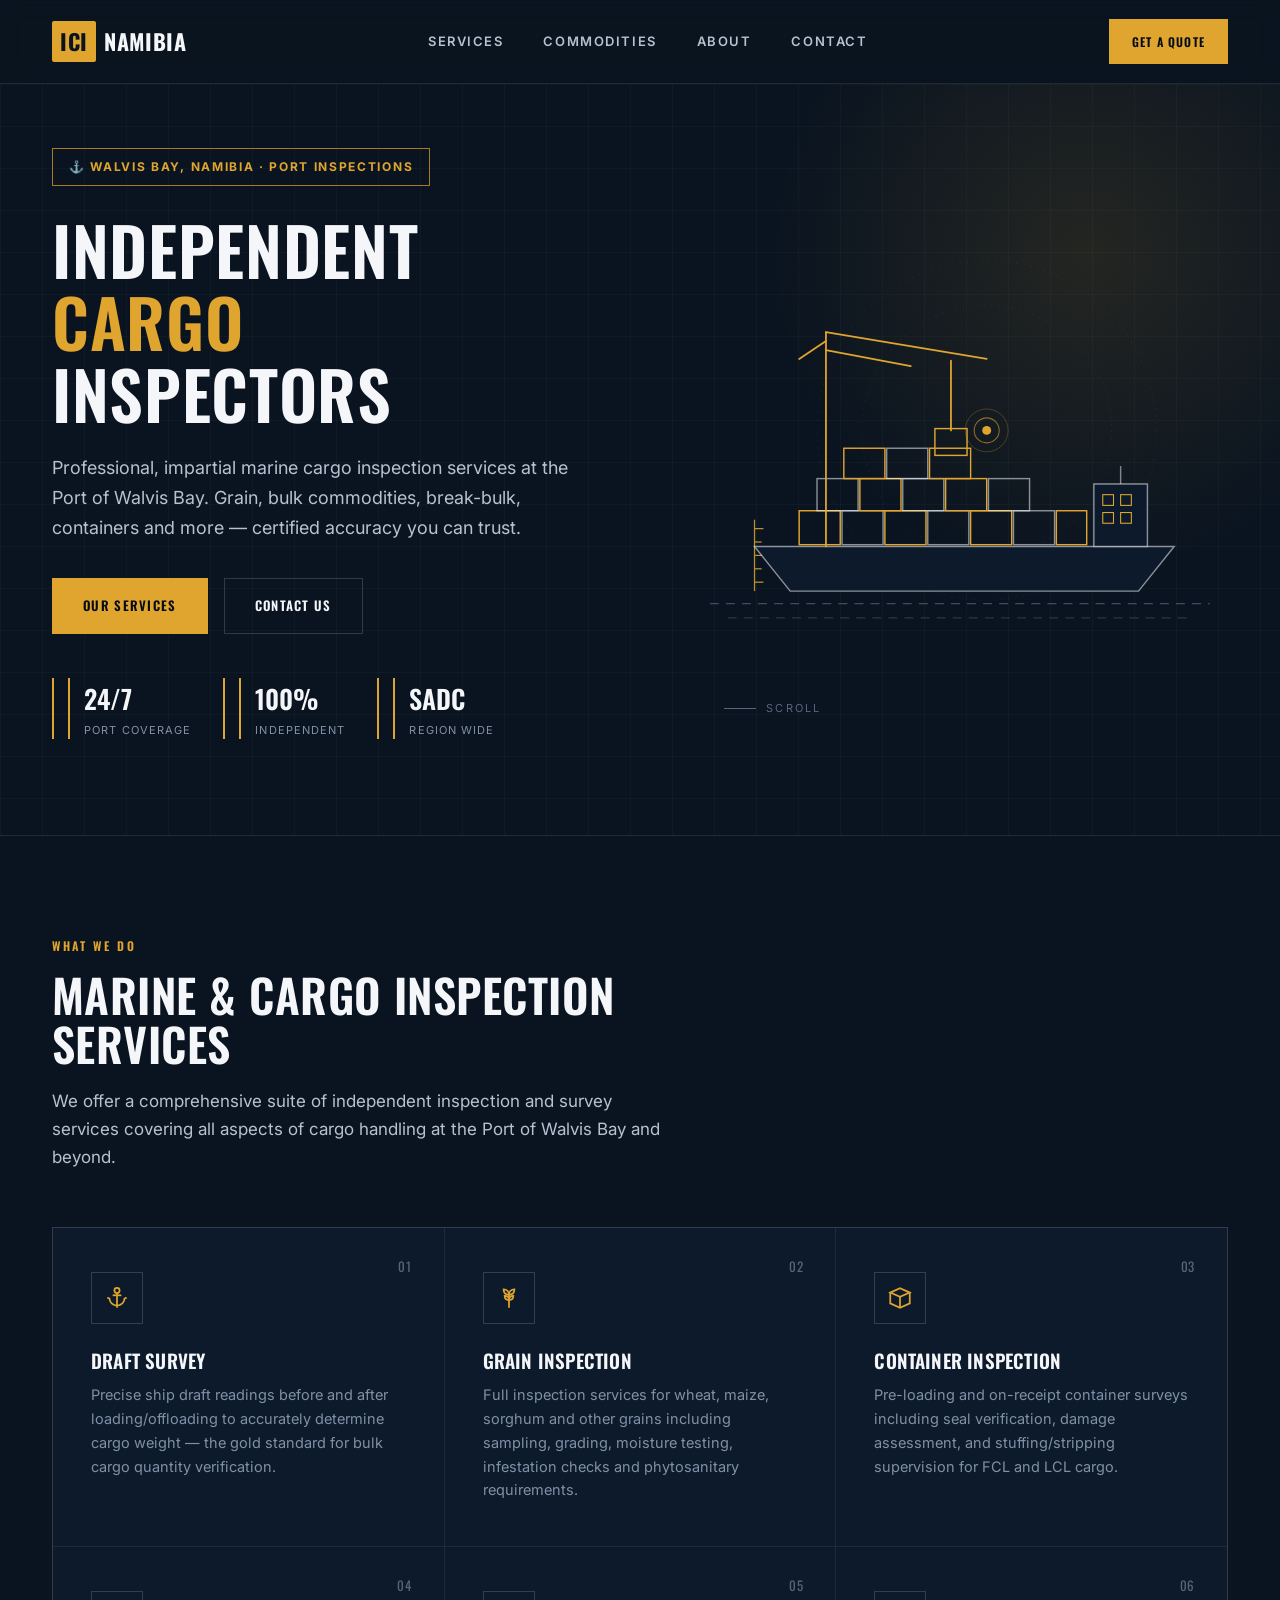
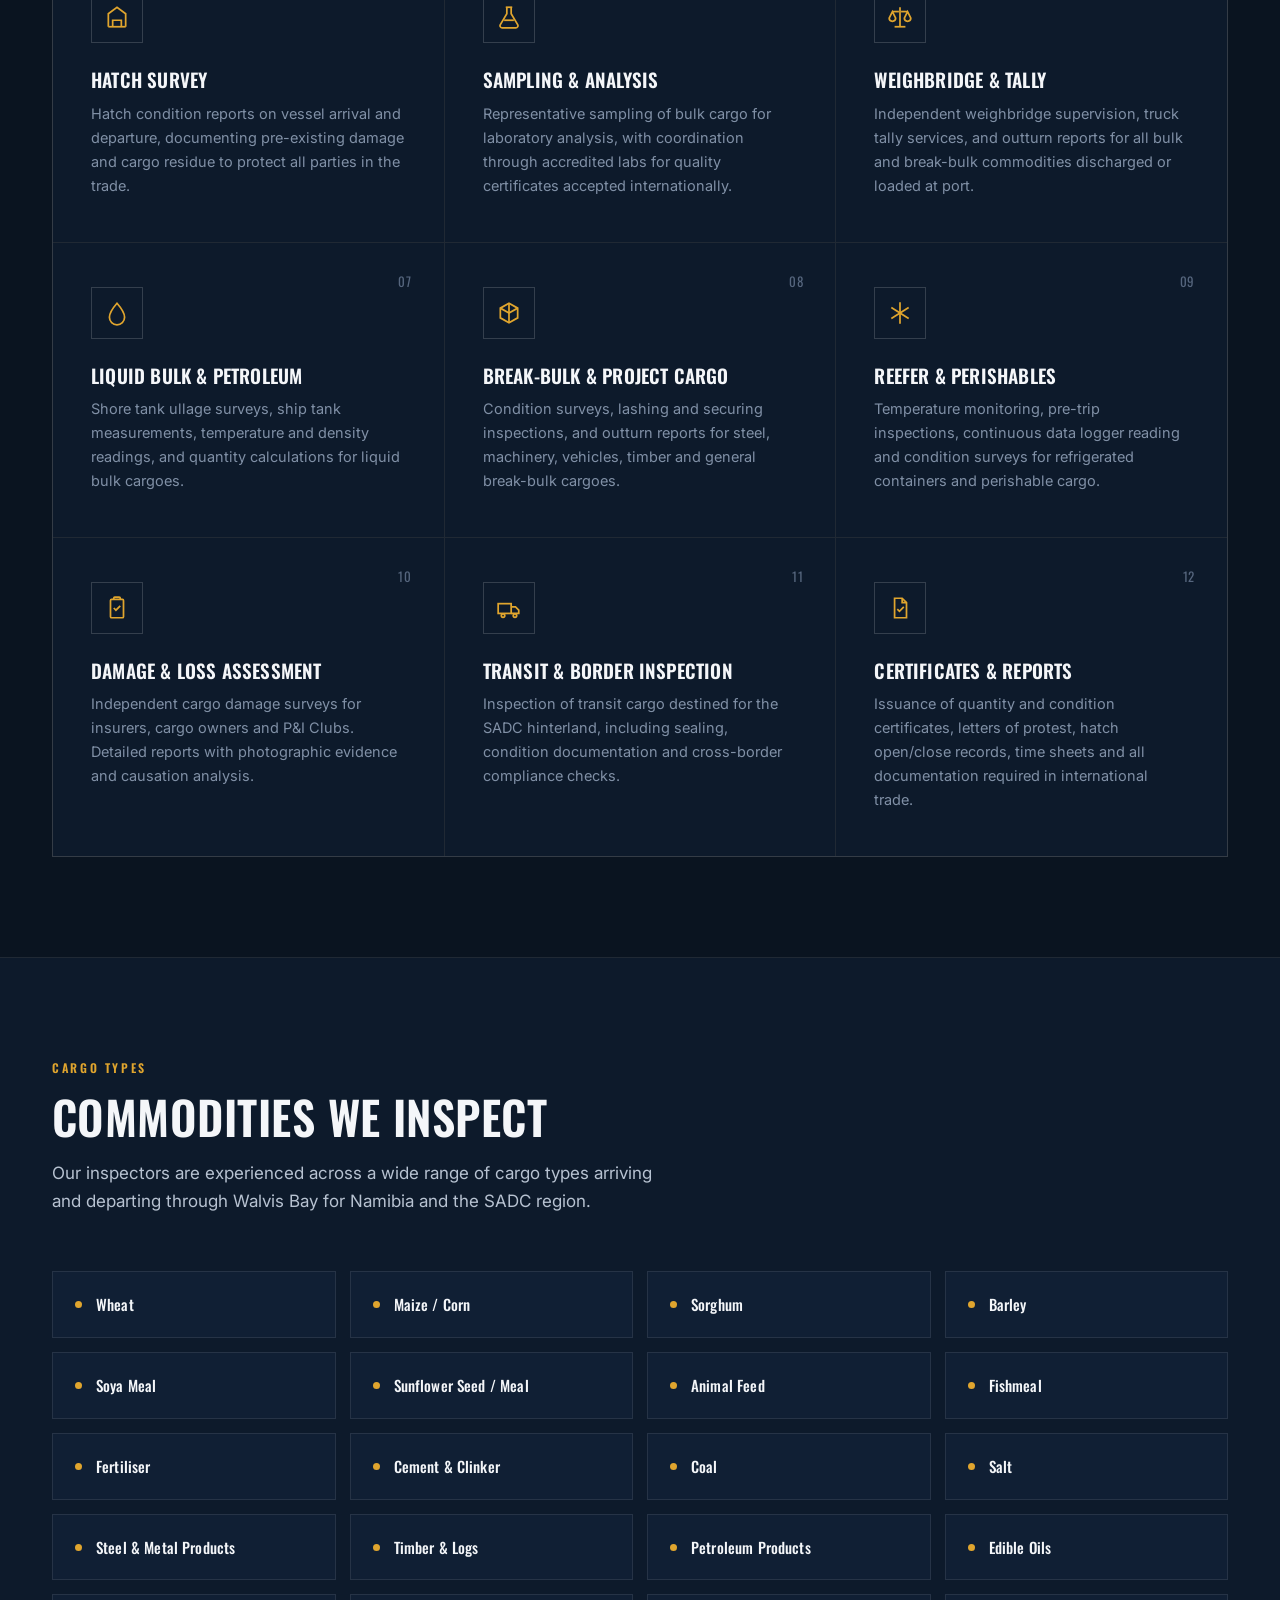
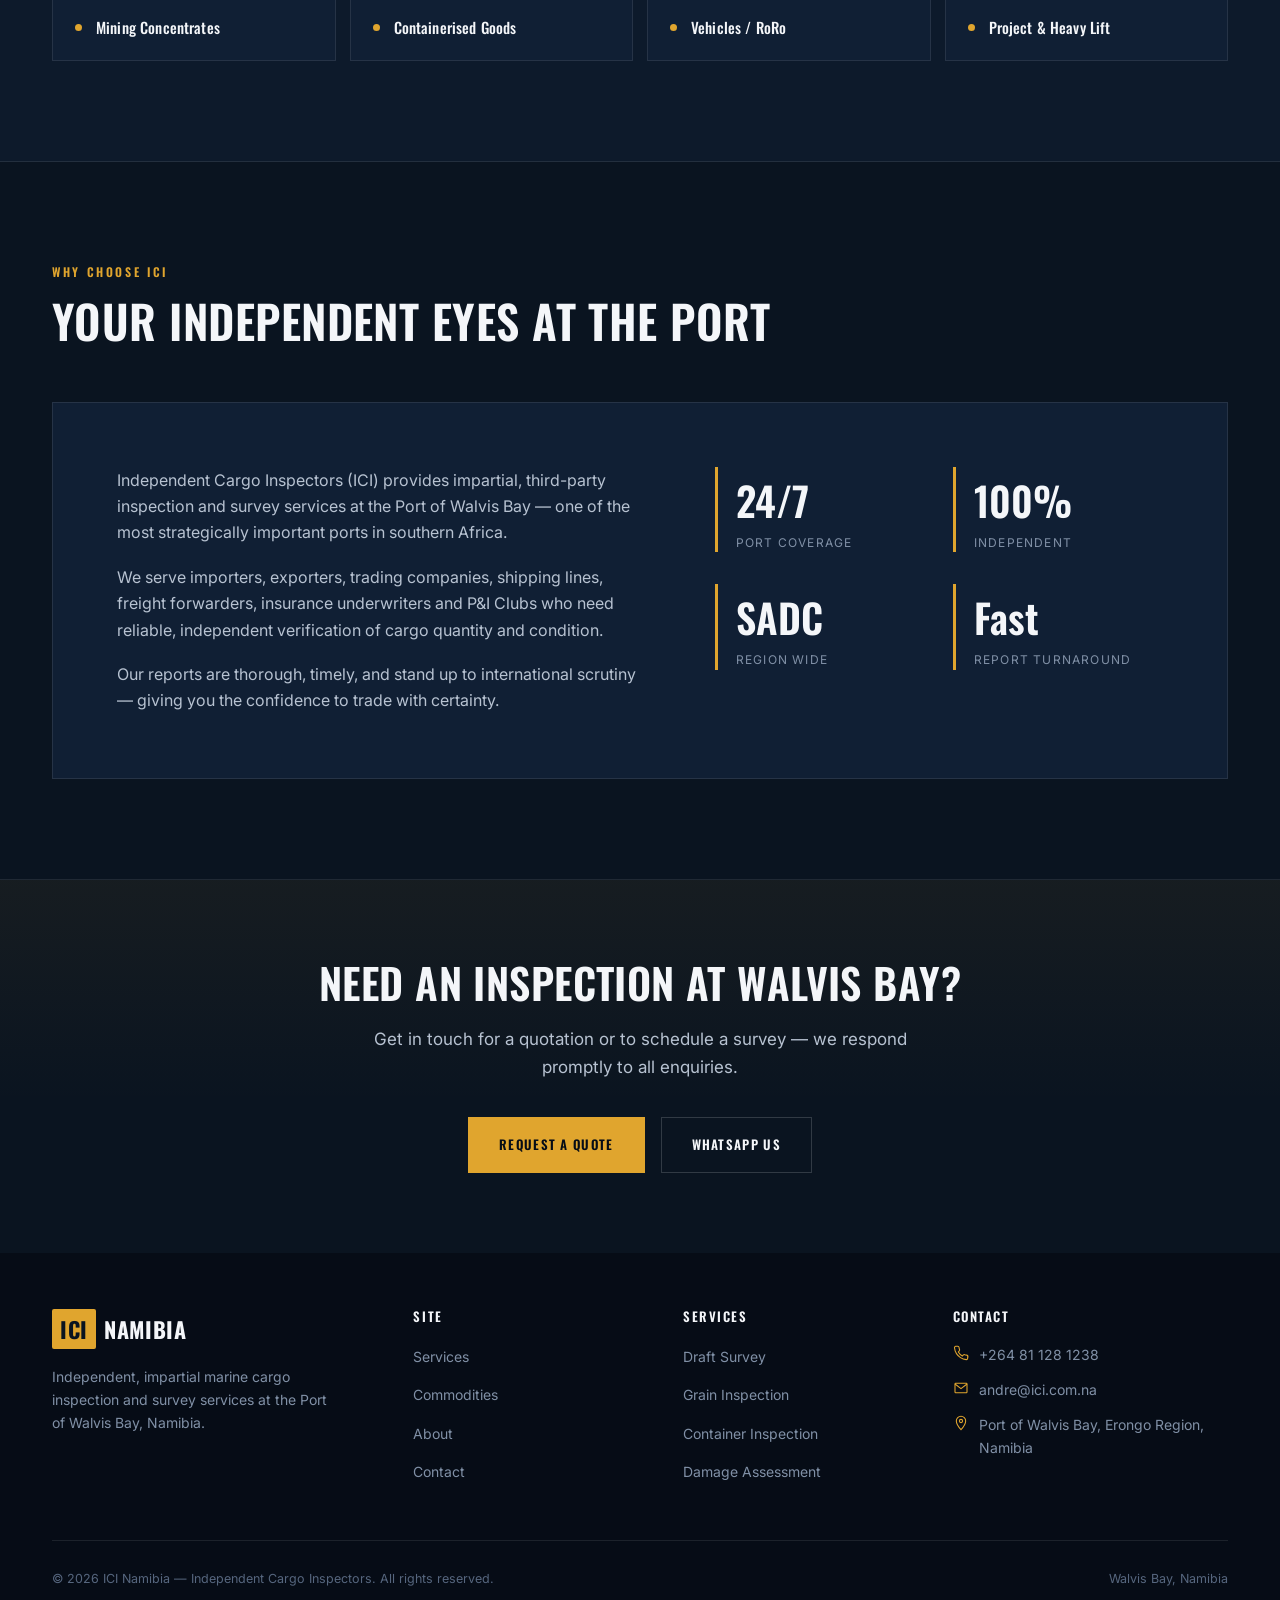
<file: index.html>
<!doctype html>
<html lang="en">
<head>
<meta charset="UTF-8" />
<meta name="viewport" content="width=device-width, initial-scale=1.0" />
<title>ICI Namibia — Independent Cargo Inspectors | Walvis Bay</title>
<meta name="description" content="Independent Cargo Inspectors (ICI) provides impartial, third-party marine and cargo inspection services at the Port of Walvis Bay, Namibia — draft surveys, grain inspection, container surveys, damage assessment and more." />
<link rel="icon" href="images/favicon.svg" type="image/svg+xml" />
<link rel="preconnect" href="https://fonts.googleapis.com" />
<link rel="preconnect" href="https://fonts.gstatic.com" crossorigin />
<link href="https://fonts.googleapis.com/css2?family=Oswald:wght@500;600;700&family=Inter:wght@400;500;600&display=swap" rel="stylesheet" />
<link rel="stylesheet" href="css/styles.css" />
</head>
<body>

<header class="site-header">
  <div class="container">
    <a href="index.html" class="logo"><span class="mark">ICI</span><span class="name">NAMIBIA</span></a>
    <nav class="nav-links">
      <a href="services.html">Services</a>
      <a href="commodities.html">Commodities</a>
      <a href="about.html">About</a>
      <a href="contact.html">Contact</a>
    </nav>
    <div class="header-actions">
      <a href="contact.html" class="btn btn-gold btn-sm">Get a Quote</a>
      <button class="nav-toggle" aria-label="Toggle menu"><span></span><span></span><span></span></button>
    </div>
  </div>
</header>
<nav class="mobile-nav">
    <a href="services.html">Services</a>
    <a href="commodities.html">Commodities</a>
    <a href="about.html">About</a>
    <a href="contact.html">Contact</a>
    <a href="contact.html" class="btn btn-gold btn-block">Get a Quote</a>
</nav>

<section class="hero blueprint-bg">
  <div class="container hero-grid">
    <div class="hero-copy">
      <span class="badge">⚓ Walvis Bay, Namibia · Port Inspections</span>
      <h1>Independent<br /><span class="accent">Cargo</span><br />Inspectors</h1>
      <p class="hero-lede">Professional, impartial marine cargo inspection services at the Port of Walvis Bay. Grain, bulk commodities, break-bulk, containers and more — certified accuracy you can trust.</p>
      <div class="hero-actions">
        <a href="services.html" class="btn btn-gold">Our Services</a>
        <a href="contact.html" class="btn btn-outline">Contact Us</a>
      </div>
      <div class="hero-meta">
        <div><div class="num">24/7</div><div class="label">Port Coverage</div></div>
        <div><div class="num">100%</div><div class="label">Independent</div></div>
        <div><div class="num">SADC</div><div class="label">Region Wide</div></div>
      </div>
    </div>
    <div class="hero-art">
      <svg viewBox="0 0 600 480" xmlns="http://www.w3.org/2000/svg">
        <circle cx="330" cy="230" r="190" fill="none" stroke="#f4f6f9" stroke-opacity="0.06" stroke-width="1" stroke-dasharray="2 6" />
        <circle cx="330" cy="230" r="140" fill="none" stroke="#f4f6f9" stroke-opacity="0.06" stroke-width="1" stroke-dasharray="2 6" />

        <!-- draft scale on bow -->
        <g stroke="#e0a52e" stroke-width="1.4" opacity="0.85">
          <line x1="70" y1="330" x2="70" y2="410" />
          <line x1="70" y1="340" x2="80" y2="340" />
          <line x1="70" y1="355" x2="78" y2="355" />
          <line x1="70" y1="370" x2="80" y2="370" />
          <line x1="70" y1="385" x2="78" y2="385" />
          <line x1="70" y1="400" x2="80" y2="400" />
        </g>
        <text x="86" y="373" fill="#8090a6" font-family="Oswald" font-size="11" letter-spacing="1">DRAFT</text>

        <!-- waterline -->
        <g stroke="#3a4d66" stroke-width="1.4">
          <line x1="20" y1="424" x2="580" y2="424" stroke-dasharray="10 8" />
          <line x1="40" y1="440" x2="560" y2="440" stroke-dasharray="10 8" opacity="0.6" />
        </g>

        <!-- hull -->
        <path d="M70 360 L 540 360 L 500 410 L 110 410 Z" fill="#0d1a2b" stroke="#f4f6f9" stroke-opacity="0.55" stroke-width="1.6" />

        <!-- superstructure (stern) -->
        <rect x="450" y="290" width="60" height="70" fill="#0d1a2b" stroke="#f4f6f9" stroke-opacity="0.55" stroke-width="1.6" />
        <rect x="460" y="302" width="12" height="12" fill="none" stroke="#e0a52e" stroke-width="1.2" />
        <rect x="480" y="302" width="12" height="12" fill="none" stroke="#e0a52e" stroke-width="1.2" />
        <rect x="460" y="322" width="12" height="12" fill="none" stroke="#e0a52e" stroke-width="1.2" />
        <rect x="480" y="322" width="12" height="12" fill="none" stroke="#e0a52e" stroke-width="1.2" />
        <line x1="480" y1="290" x2="480" y2="270" stroke="#f4f6f9" stroke-opacity="0.5" stroke-width="1.6" />

        <!-- deck containers row 1 -->
        <g stroke-width="1.6" fill="none">
          <rect x="120" y="320" width="46" height="38" stroke="#e0a52e" />
          <rect x="168" y="320" width="46" height="38" stroke="#f4f6f9" stroke-opacity="0.55" />
          <rect x="216" y="320" width="46" height="38" stroke="#e0a52e" />
          <rect x="264" y="320" width="46" height="38" stroke="#f4f6f9" stroke-opacity="0.55" />
          <rect x="312" y="320" width="46" height="38" stroke="#e0a52e" />
          <rect x="360" y="320" width="46" height="38" stroke="#f4f6f9" stroke-opacity="0.55" />
          <rect x="408" y="320" width="34" height="38" stroke="#e0a52e" />
        </g>
        <!-- deck containers row 2 -->
        <g stroke-width="1.6" fill="none">
          <rect x="140" y="284" width="46" height="36" stroke="#f4f6f9" stroke-opacity="0.55" />
          <rect x="188" y="284" width="46" height="36" stroke="#e0a52e" />
          <rect x="236" y="284" width="46" height="36" stroke="#f4f6f9" stroke-opacity="0.55" />
          <rect x="284" y="284" width="46" height="36" stroke="#e0a52e" />
          <rect x="332" y="284" width="46" height="36" stroke="#f4f6f9" stroke-opacity="0.55" />
        </g>
        <!-- deck containers row 3 -->
        <g stroke-width="1.6" fill="none">
          <rect x="170" y="250" width="46" height="34" stroke="#e0a52e" />
          <rect x="218" y="250" width="46" height="34" stroke="#f4f6f9" stroke-opacity="0.55" />
          <rect x="266" y="250" width="46" height="34" stroke="#e0a52e" />
        </g>

        <!-- crane -->
        <g stroke="#e0a52e" stroke-width="2" fill="none" stroke-linecap="round">
          <line x1="150" y1="360" x2="150" y2="120" />
          <line x1="150" y1="120" x2="330" y2="150" />
          <line x1="150" y1="140" x2="245" y2="158" />
          <line x1="290" y1="152" x2="290" y2="230" />
          <line x1="150" y1="130" x2="120" y2="150" />
        </g>
        <rect x="272" y="228" width="36" height="30" fill="none" stroke="#e0a52e" stroke-width="1.6" />

        <!-- inspection marker -->
        <circle cx="330" cy="230" r="5" fill="#e0a52e" />
        <circle cx="330" cy="230" r="14" fill="none" stroke="#e0a52e" stroke-width="1.2" opacity="0.6" />
        <circle cx="330" cy="230" r="24" fill="none" stroke="#e0a52e" stroke-width="1" opacity="0.3" />
      </svg>
      <div class="scroll-cue"><span class="line"></span>Scroll</div>
    </div>
  </div>
</section>

<section class="section" id="services">
  <div class="container">
    <div class="section-head">
      <span class="kicker">What We Do</span>
      <h2 class="section-title">Marine &amp; Cargo Inspection Services</h2>
      <p class="section-sub">We offer a comprehensive suite of independent inspection and survey services covering all aspects of cargo handling at the Port of Walvis Bay and beyond.</p>
    </div>
    <div class="services-grid">
      <article class="service-card">
        <span class="num">01</span>
        <div class="icon-box"><svg viewBox="0 0 24 24"><circle cx="12" cy="5" r="2.4" /><line x1="12" y1="7.5" x2="12" y2="21" /><line x1="8" y1="9.5" x2="16" y2="9.5" /><path d="M5 12a7 7 0 0 0 14 0" /><line x1="5" y1="12" x2="3" y2="12" /><line x1="21" y1="12" x2="19" y2="12" /></svg></div>
        <h3>Draft Survey</h3>
        <p>Precise ship draft readings before and after loading/offloading to accurately determine cargo weight — the gold standard for bulk cargo quantity verification.</p>
      </article>
      <article class="service-card">
        <span class="num">02</span>
        <div class="icon-box"><svg viewBox="0 0 24 24"><path d="M12 21V9" /><path d="M12 9c0-3-2-5-5-5 0 3 2 5 5 5Z" /><path d="M12 9c0-3 2-5 5-5 0 3-2 5-5 5Z" /><path d="M12 14c0-2.4-1.5-4-4-4 0 2.4 1.5 4 4 4Z" /><path d="M12 14c0-2.4 1.5-4 4-4 0 2.4-1.5 4-4 4Z" /></svg></div>
        <h3>Grain Inspection</h3>
        <p>Full inspection services for wheat, maize, sorghum and other grains including sampling, grading, moisture testing, infestation checks and phytosanitary requirements.</p>
      </article>
      <article class="service-card">
        <span class="num">03</span>
        <div class="icon-box"><svg viewBox="0 0 24 24"><path d="M3 7l9-4 9 4-9 4-9-4Z" /><path d="M3 7v10l9 4 9-4V7" /><path d="M12 11v10" /></svg></div>
        <h3>Container Inspection</h3>
        <p>Pre-loading and on-receipt container surveys including seal verification, damage assessment, and stuffing/stripping supervision for FCL and LCL cargo.</p>
      </article>
      <article class="service-card">
        <span class="num">04</span>
        <div class="icon-box"><svg viewBox="0 0 24 24"><path d="M4 21V9l8-6 8 6v12" /><path d="M4 21h16" /><path d="M8 21v-6h8v6" /></svg></div>
        <h3>Hatch Survey</h3>
        <p>Hatch condition reports on vessel arrival and departure, documenting pre-existing damage and cargo residue to protect all parties in the trade.</p>
      </article>
      <article class="service-card">
        <span class="num">05</span>
        <div class="icon-box"><svg viewBox="0 0 24 24"><path d="M9 3h6" /><path d="M10 3v6l-6 10a2 2 0 0 0 2 3h12a2 2 0 0 0 2-3l-6-10V3" /><path d="M7.5 15h9" /></svg></div>
        <h3>Sampling &amp; Analysis</h3>
        <p>Representative sampling of bulk cargo for laboratory analysis, with coordination through accredited labs for quality certificates accepted internationally.</p>
      </article>
      <article class="service-card">
        <span class="num">06</span>
        <div class="icon-box"><svg viewBox="0 0 24 24"><line x1="12" y1="3" x2="12" y2="21" /><line x1="7" y1="21" x2="17" y2="21" /><line x1="5" y1="7" x2="11" y2="7" /><line x1="13" y1="7" x2="19" y2="7" /><path d="M5 7l-3 6a3 3 0 0 0 6 0Z" /><path d="M19 7l-3 6a3 3 0 0 0 6 0Z" /></svg></div>
        <h3>Weighbridge &amp; Tally</h3>
        <p>Independent weighbridge supervision, truck tally services, and outturn reports for all bulk and break-bulk commodities discharged or loaded at port.</p>
      </article>
      <article class="service-card">
        <span class="num">07</span>
        <div class="icon-box"><svg viewBox="0 0 24 24"><path d="M12 3s7 8 7 13a7 7 0 0 1-14 0c0-5 7-13 7-13Z" /></svg></div>
        <h3>Liquid Bulk &amp; Petroleum</h3>
        <p>Shore tank ullage surveys, ship tank measurements, temperature and density readings, and quantity calculations for liquid bulk cargoes.</p>
      </article>
      <article class="service-card">
        <span class="num">08</span>
        <div class="icon-box"><svg viewBox="0 0 24 24"><path d="M12 3l8 4.5v9L12 21l-8-4.5v-9L12 3Z" /><path d="M12 3v18" /><path d="M4 7.5l8 4.5 8-4.5" /></svg></div>
        <h3>Break-Bulk &amp; Project Cargo</h3>
        <p>Condition surveys, lashing and securing inspections, and outturn reports for steel, machinery, vehicles, timber and general break-bulk cargoes.</p>
      </article>
      <article class="service-card">
        <span class="num">09</span>
        <div class="icon-box"><svg viewBox="0 0 24 24"><line x1="12" y1="2" x2="12" y2="22" /><line x1="4" y1="7" x2="20" y2="17" /><line x1="20" y1="7" x2="4" y2="17" /></svg></div>
        <h3>Reefer &amp; Perishables</h3>
        <p>Temperature monitoring, pre-trip inspections, continuous data logger reading and condition surveys for refrigerated containers and perishable cargo.</p>
      </article>
      <article class="service-card">
        <span class="num">10</span>
        <div class="icon-box"><svg viewBox="0 0 24 24"><rect x="6" y="4" width="12" height="17" rx="1" /><path d="M9 4V3a1 1 0 0 1 1-1h4a1 1 0 0 1 1 1v1" /><path d="M9 12l2 2 4-4" /></svg></div>
        <h3>Damage &amp; Loss Assessment</h3>
        <p>Independent cargo damage surveys for insurers, cargo owners and P&amp;I Clubs. Detailed reports with photographic evidence and causation analysis.</p>
      </article>
      <article class="service-card">
        <span class="num">11</span>
        <div class="icon-box"><svg viewBox="0 0 24 24"><rect x="2" y="8" width="12" height="9" /><path d="M14 11h4l3 3v3h-7" /><circle cx="6.5" cy="19" r="1.6" /><circle cx="17.5" cy="19" r="1.6" /></svg></div>
        <h3>Transit &amp; Border Inspection</h3>
        <p>Inspection of transit cargo destined for the SADC hinterland, including sealing, condition documentation and cross-border compliance checks.</p>
      </article>
      <article class="service-card">
        <span class="num">12</span>
        <div class="icon-box"><svg viewBox="0 0 24 24"><path d="M7 3h7l4 4v14H7Z" /><path d="M14 3v4h4" /><path d="M9.5 13l2 2 4-4" /></svg></div>
        <h3>Certificates &amp; Reports</h3>
        <p>Issuance of quantity and condition certificates, letters of protest, hatch open/close records, time sheets and all documentation required in international trade.</p>
      </article>
    </div>
  </div>
</section>

<section class="section section-alt" id="commodities">
  <div class="container">
    <div class="section-head">
      <span class="kicker">Cargo Types</span>
      <h2 class="section-title">Commodities We Inspect</h2>
      <p class="section-sub">Our inspectors are experienced across a wide range of cargo types arriving and departing through Walvis Bay for Namibia and the SADC region.</p>
    </div>
    <div class="commodities-grid">
      <div class="commodity-tag"><span class="dot"></span>Wheat</div>
      <div class="commodity-tag"><span class="dot"></span>Maize / Corn</div>
      <div class="commodity-tag"><span class="dot"></span>Sorghum</div>
      <div class="commodity-tag"><span class="dot"></span>Barley</div>
      <div class="commodity-tag"><span class="dot"></span>Soya Meal</div>
      <div class="commodity-tag"><span class="dot"></span>Sunflower Seed / Meal</div>
      <div class="commodity-tag"><span class="dot"></span>Animal Feed</div>
      <div class="commodity-tag"><span class="dot"></span>Fishmeal</div>
      <div class="commodity-tag"><span class="dot"></span>Fertiliser</div>
      <div class="commodity-tag"><span class="dot"></span>Cement &amp; Clinker</div>
      <div class="commodity-tag"><span class="dot"></span>Coal</div>
      <div class="commodity-tag"><span class="dot"></span>Salt</div>
      <div class="commodity-tag"><span class="dot"></span>Steel &amp; Metal Products</div>
      <div class="commodity-tag"><span class="dot"></span>Timber &amp; Logs</div>
      <div class="commodity-tag"><span class="dot"></span>Petroleum Products</div>
      <div class="commodity-tag"><span class="dot"></span>Edible Oils</div>
      <div class="commodity-tag"><span class="dot"></span>Mining Concentrates</div>
      <div class="commodity-tag"><span class="dot"></span>Containerised Goods</div>
      <div class="commodity-tag"><span class="dot"></span>Vehicles / RoRo</div>
      <div class="commodity-tag"><span class="dot"></span>Project &amp; Heavy Lift</div>
    </div>
  </div>
</section>

<section class="section" id="why">
  <div class="container">
    <div class="section-head">
      <span class="kicker">Why Choose ICI</span>
      <h2 class="section-title">Your Independent Eyes at the Port</h2>
    </div>
    <div class="why-panel">
      <div>
        <p>Independent Cargo Inspectors (ICI) provides impartial, third-party inspection and survey services at the Port of Walvis Bay — one of the most strategically important ports in southern Africa.</p>
        <p>We serve importers, exporters, trading companies, shipping lines, freight forwarders, insurance underwriters and P&amp;I Clubs who need reliable, independent verification of cargo quantity and condition.</p>
        <p>Our reports are thorough, timely, and stand up to international scrutiny — giving you the confidence to trade with certainty.</p>
      </div>
      <div class="stat-grid">
        <div class="stat"><div class="num">24/7</div><div class="label">Port Coverage</div></div>
        <div class="stat"><div class="num">100%</div><div class="label">Independent</div></div>
        <div class="stat"><div class="num">SADC</div><div class="label">Region Wide</div></div>
        <div class="stat"><div class="num">Fast</div><div class="label">Report Turnaround</div></div>
      </div>
    </div>
  </div>
</section>

<section class="cta-band">
  <div class="container">
    <h2>Need an inspection at Walvis Bay?</h2>
    <p>Get in touch for a quotation or to schedule a survey — we respond promptly to all enquiries.</p>
    <div class="cta-actions">
      <a href="contact.html" class="btn btn-gold">Request a Quote</a>
      <a href="https://wa.me/26481281238" class="btn btn-outline">WhatsApp Us</a>
    </div>
  </div>
</section>

<footer class="site-footer">
  <div class="container">
    <div class="footer-top">
      <div class="footer-brand">
        <a href="index.html" class="logo"><span class="mark">ICI</span><span class="name">NAMIBIA</span></a>
        <p>Independent, impartial marine cargo inspection and survey services at the Port of Walvis Bay, Namibia.</p>
      </div>
      <div class="footer-col">
        <h4>Site</h4>
        <ul>
          <li><a href="services.html">Services</a></li>
          <li><a href="commodities.html">Commodities</a></li>
          <li><a href="about.html">About</a></li>
          <li><a href="contact.html">Contact</a></li>
        </ul>
      </div>
      <div class="footer-col">
        <h4>Services</h4>
        <ul>
          <li><a href="services.html">Draft Survey</a></li>
          <li><a href="services.html">Grain Inspection</a></li>
          <li><a href="services.html">Container Inspection</a></li>
          <li><a href="services.html">Damage Assessment</a></li>
        </ul>
      </div>
      <div class="footer-col">
        <h4>Contact</h4>
        <ul class="footer-contact">
          <li><svg viewBox="0 0 24 24"><path d="M22 16.9v3a2 2 0 0 1-2.2 2 19.8 19.8 0 0 1-8.6-3 19.5 19.5 0 0 1-6-6 19.8 19.8 0 0 1-3-8.7A2 2 0 0 1 4.1 2h3a2 2 0 0 1 2 1.7c.1 1 .3 2 .7 3a2 2 0 0 1-.4 2.1L8 10.5a16 16 0 0 0 6 6l1.6-1.6a2 2 0 0 1 2.1-.4c1 .3 2 .5 3 .7a2 2 0 0 1 1.7 2Z" /></svg><span>+264 81 128 1238</span></li>
          <li><svg viewBox="0 0 24 24"><rect x="3" y="5" width="18" height="14" rx="1" /><path d="M3 6l9 7 9-7" /></svg><span>andre@ici.com.na</span></li>
          <li><svg viewBox="0 0 24 24"><path d="M12 22s7-7.5 7-13a7 7 0 0 0-14 0c0 5.5 7 13 7 13Z" /><circle cx="12" cy="9" r="2.4" /></svg><span>Port of Walvis Bay, Erongo Region, Namibia</span></li>
        </ul>
      </div>
    </div>
    <div class="footer-bottom">
      <span>&copy; <span id="year"></span> ICI Namibia — Independent Cargo Inspectors. All rights reserved.</span>
      <span>Walvis Bay, Namibia</span>
    </div>
  </div>
</footer>

<script src="js/main.js"></script>
<script>document.getElementById("year").textContent = new Date().getFullYear();</script>
</body>
</html>
</file>
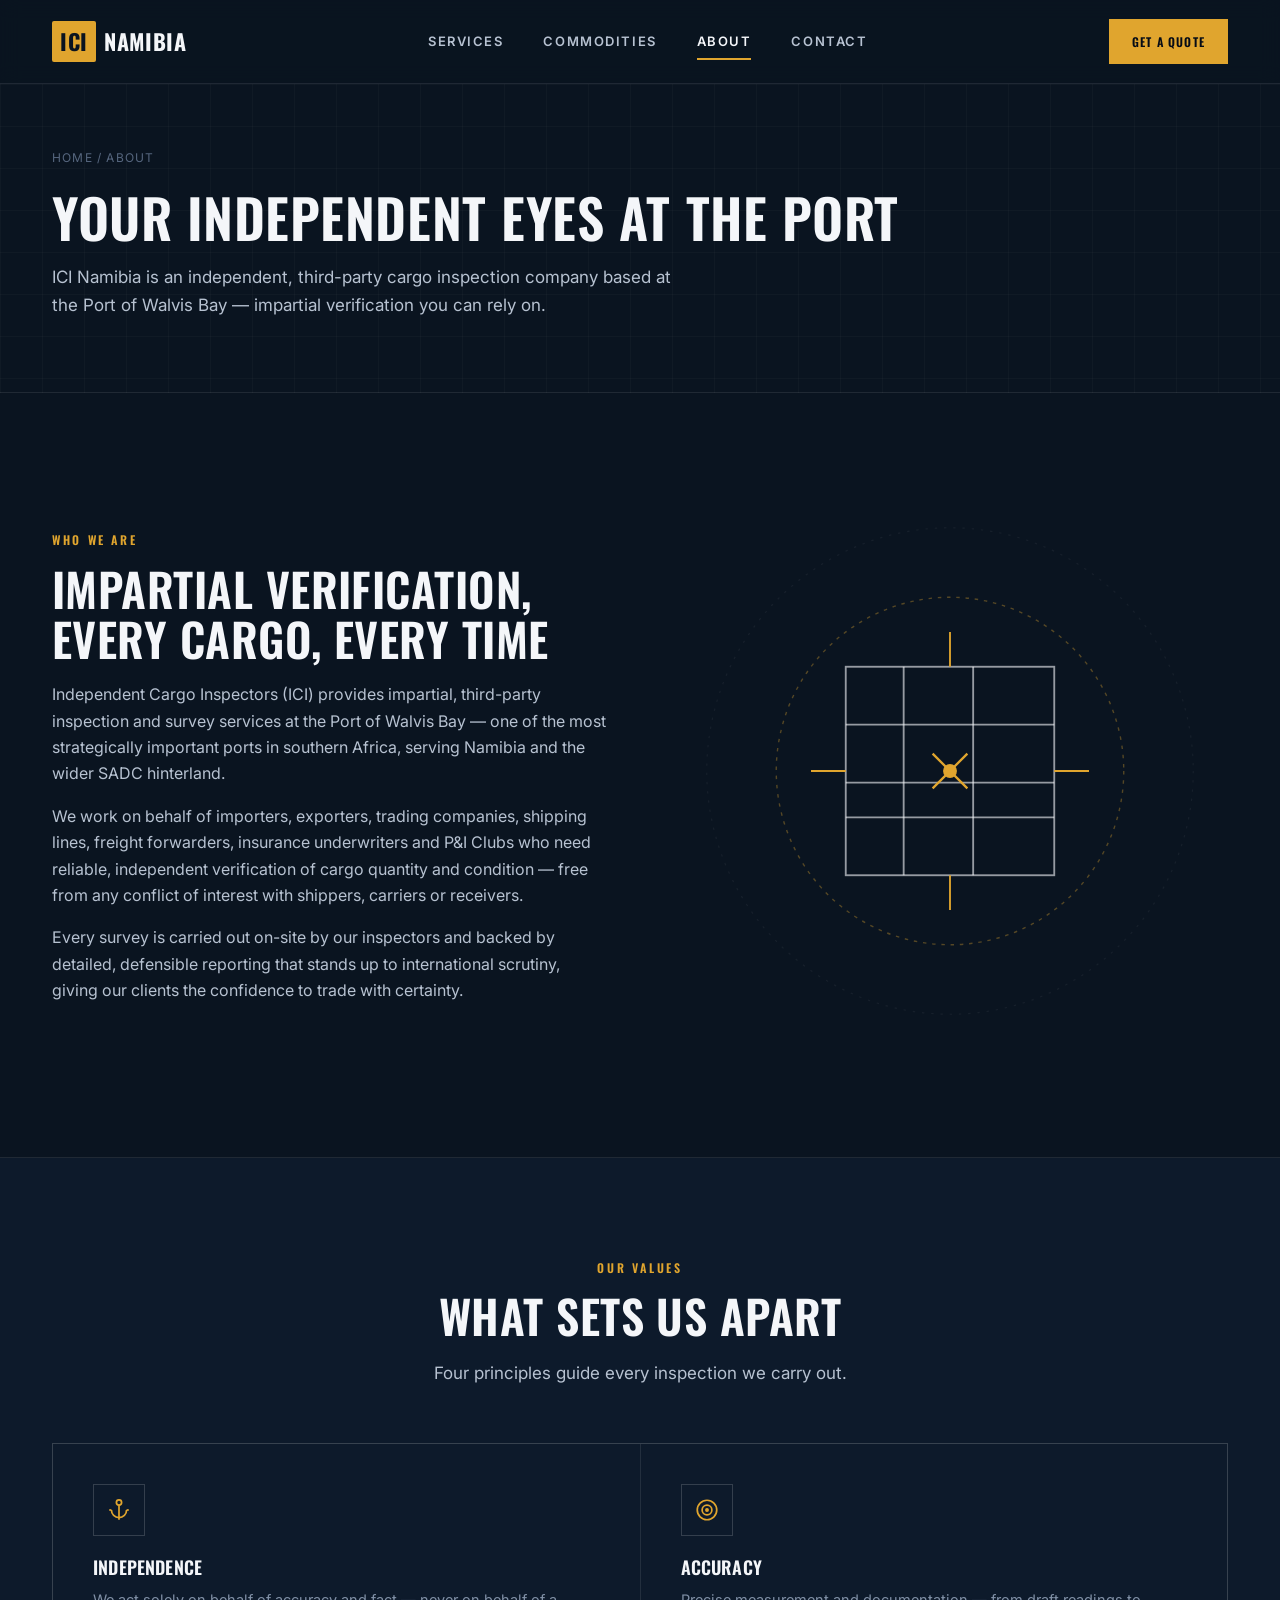
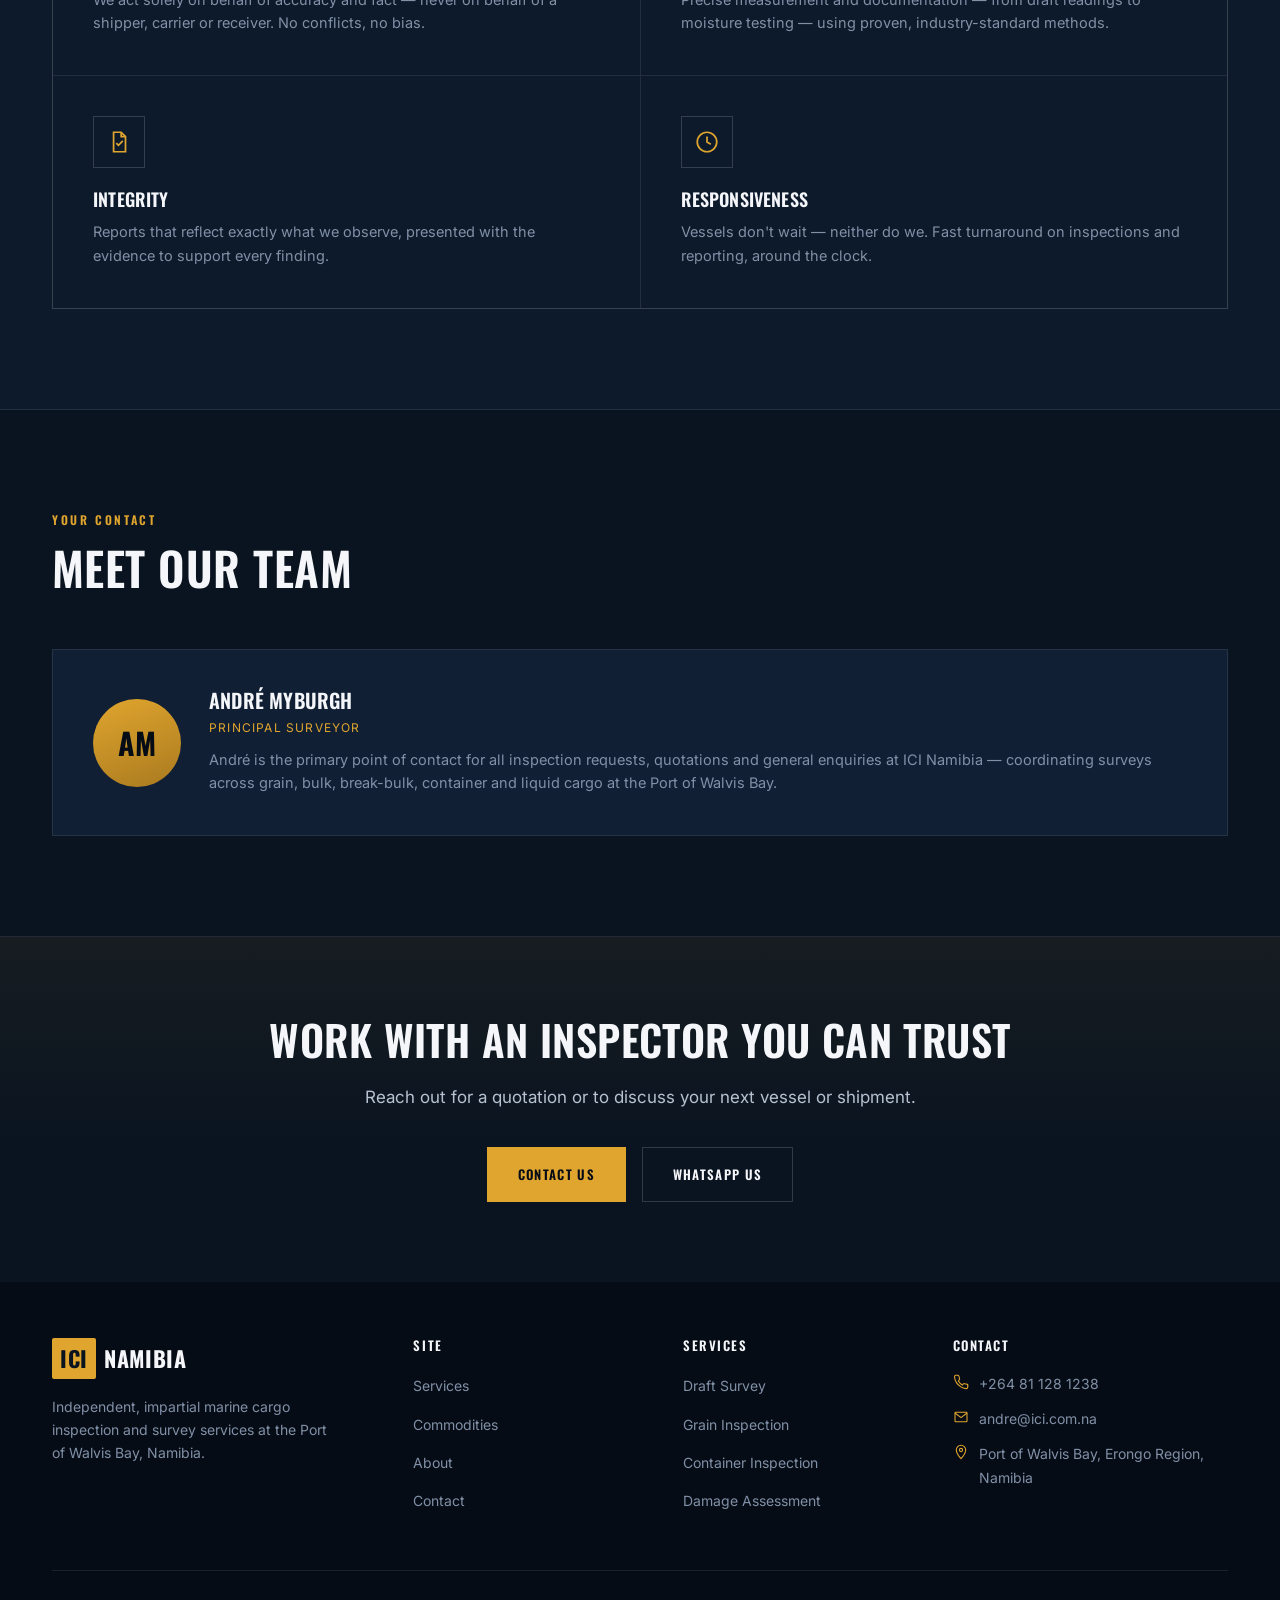
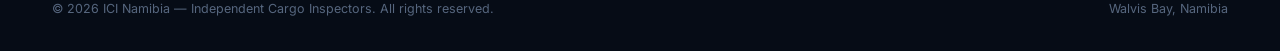
<file: about.html>
<!doctype html>
<html lang="en">
<head>
<meta charset="UTF-8" />
<meta name="viewport" content="width=device-width, initial-scale=1.0" />
<title>About — ICI Namibia | Independent Cargo Inspectors</title>
<meta name="description" content="ICI Namibia is an independent, third-party cargo inspection company based at the Port of Walvis Bay, led by André Myburgh, serving importers, exporters, shipping lines and insurers across the SADC region." />
<link rel="icon" href="images/favicon.svg" type="image/svg+xml" />
<link rel="preconnect" href="https://fonts.googleapis.com" />
<link rel="preconnect" href="https://fonts.gstatic.com" crossorigin />
<link href="https://fonts.googleapis.com/css2?family=Oswald:wght@500;600;700&family=Inter:wght@400;500;600&display=swap" rel="stylesheet" />
<link rel="stylesheet" href="css/styles.css" />
</head>
<body>

<header class="site-header">
  <div class="container">
    <a href="index.html" class="logo"><span class="mark">ICI</span><span class="name">NAMIBIA</span></a>
    <nav class="nav-links">
      <a href="services.html">Services</a>
      <a href="commodities.html">Commodities</a>
      <a href="about.html" class="active">About</a>
      <a href="contact.html">Contact</a>
    </nav>
    <div class="header-actions">
      <a href="contact.html" class="btn btn-gold btn-sm">Get a Quote</a>
      <button class="nav-toggle" aria-label="Toggle menu"><span></span><span></span><span></span></button>
    </div>
  </div>
</header>
<nav class="mobile-nav">
    <a href="services.html">Services</a>
    <a href="commodities.html">Commodities</a>
    <a href="about.html">About</a>
    <a href="contact.html">Contact</a>
    <a href="contact.html" class="btn btn-gold btn-block">Get a Quote</a>
</nav>

<section class="page-header blueprint-bg">
  <div class="container">
    <div class="breadcrumb"><a href="index.html">Home</a> / About</div>
    <h1>Your Independent Eyes at the Port</h1>
    <p class="lede">ICI Namibia is an independent, third-party cargo inspection company based at the Port of Walvis Bay — impartial verification you can rely on.</p>
  </div>
</section>

<section class="section">
  <div class="container about-split">
    <div>
      <span class="kicker">Who We Are</span>
      <h2 class="section-title">Impartial Verification, Every Cargo, Every Time</h2>
      <p>Independent Cargo Inspectors (ICI) provides impartial, third-party inspection and survey services at the Port of Walvis Bay — one of the most strategically important ports in southern Africa, serving Namibia and the wider SADC hinterland.</p>
      <p>We work on behalf of importers, exporters, trading companies, shipping lines, freight forwarders, insurance underwriters and P&amp;I Clubs who need reliable, independent verification of cargo quantity and condition — free from any conflict of interest with shippers, carriers or receivers.</p>
      <p>Every survey is carried out on-site by our inspectors and backed by detailed, defensible reporting that stands up to international scrutiny, giving our clients the confidence to trade with certainty.</p>
    </div>
    <div class="hero-art">
      <svg viewBox="0 0 480 480" xmlns="http://www.w3.org/2000/svg">
        <circle cx="240" cy="240" r="210" fill="none" stroke="#f4f6f9" stroke-opacity="0.05" stroke-width="1" stroke-dasharray="2 6" />
        <circle cx="240" cy="240" r="150" fill="none" stroke="#e0a52e" stroke-opacity="0.35" stroke-width="1.2" stroke-dasharray="3 5" />
        <g stroke="#f4f6f9" stroke-opacity="0.6" stroke-width="1.6" fill="none">
          <rect x="150" y="150" width="180" height="180" />
          <path d="M150 200h180M150 250h180M150 280h180" />
          <path d="M200 150v180M260 150v180" />
        </g>
        <circle cx="240" cy="240" r="6" fill="#e0a52e" />
        <path d="M240 150v-30M240 330v30M150 240h-30M330 240h30" stroke="#e0a52e" stroke-width="1.6" />
        <path d="M225 225l30 30M255 225l-30 30" stroke="#e0a52e" stroke-width="2" />
      </svg>
    </div>
  </div>
</section>

<section class="section section-alt">
  <div class="container">
    <div class="section-head center">
      <span class="kicker">Our Values</span>
      <h2 class="section-title">What Sets Us Apart</h2>
      <p class="section-sub">Four principles guide every inspection we carry out.</p>
    </div>
    <div class="values-grid">
      <div class="value-card">
        <div class="icon-box"><svg viewBox="0 0 24 24"><circle cx="12" cy="5" r="2.4" /><line x1="12" y1="7.5" x2="12" y2="21" /><path d="M5 12a7 7 0 0 0 14 0" /><line x1="5" y1="12" x2="3" y2="12" /><line x1="21" y1="12" x2="19" y2="12" /></svg></div>
        <h3>Independence</h3>
        <p>We act solely on behalf of accuracy and fact — never on behalf of a shipper, carrier or receiver. No conflicts, no bias.</p>
      </div>
      <div class="value-card">
        <div class="icon-box"><svg viewBox="0 0 24 24"><circle cx="12" cy="12" r="9" /><circle cx="12" cy="12" r="4.5" /><circle cx="12" cy="12" r="1" fill="#e0a52e" /></svg></div>
        <h3>Accuracy</h3>
        <p>Precise measurement and documentation — from draft readings to moisture testing — using proven, industry-standard methods.</p>
      </div>
      <div class="value-card">
        <div class="icon-box"><svg viewBox="0 0 24 24"><path d="M7 3h7l4 4v14H7Z" /><path d="M14 3v4h4" /><path d="M9.5 13l2 2 4-4" /></svg></div>
        <h3>Integrity</h3>
        <p>Reports that reflect exactly what we observe, presented with the evidence to support every finding.</p>
      </div>
      <div class="value-card">
        <div class="icon-box"><svg viewBox="0 0 24 24"><circle cx="12" cy="12" r="9" /><path d="M12 7v5l3.5 2" /></svg></div>
        <h3>Responsiveness</h3>
        <p>Vessels don't wait — neither do we. Fast turnaround on inspections and reporting, around the clock.</p>
      </div>
    </div>
  </div>
</section>

<section class="section">
  <div class="container">
    <div class="section-head">
      <span class="kicker">Your Contact</span>
      <h2 class="section-title">Meet Our Team</h2>
    </div>
    <div class="person-card">
      <div class="person-avatar">AM</div>
      <div>
        <h3>André Myburgh</h3>
        <div class="person-role">Principal Surveyor</div>
        <p>André is the primary point of contact for all inspection requests, quotations and general enquiries at ICI Namibia — coordinating surveys across grain, bulk, break-bulk, container and liquid cargo at the Port of Walvis Bay.</p>
      </div>
    </div>
  </div>
</section>

<section class="cta-band">
  <div class="container">
    <h2>Work with an inspector you can trust</h2>
    <p>Reach out for a quotation or to discuss your next vessel or shipment.</p>
    <div class="cta-actions">
      <a href="contact.html" class="btn btn-gold">Contact Us</a>
      <a href="https://wa.me/26481281238" class="btn btn-outline">WhatsApp Us</a>
    </div>
  </div>
</section>

<footer class="site-footer">
  <div class="container">
    <div class="footer-top">
      <div class="footer-brand">
        <a href="index.html" class="logo"><span class="mark">ICI</span><span class="name">NAMIBIA</span></a>
        <p>Independent, impartial marine cargo inspection and survey services at the Port of Walvis Bay, Namibia.</p>
      </div>
      <div class="footer-col">
        <h4>Site</h4>
        <ul>
          <li><a href="services.html">Services</a></li>
          <li><a href="commodities.html">Commodities</a></li>
          <li><a href="about.html">About</a></li>
          <li><a href="contact.html">Contact</a></li>
        </ul>
      </div>
      <div class="footer-col">
        <h4>Services</h4>
        <ul>
          <li><a href="services.html">Draft Survey</a></li>
          <li><a href="services.html">Grain Inspection</a></li>
          <li><a href="services.html">Container Inspection</a></li>
          <li><a href="services.html">Damage Assessment</a></li>
        </ul>
      </div>
      <div class="footer-col">
        <h4>Contact</h4>
        <ul class="footer-contact">
          <li><svg viewBox="0 0 24 24"><path d="M22 16.9v3a2 2 0 0 1-2.2 2 19.8 19.8 0 0 1-8.6-3 19.5 19.5 0 0 1-6-6 19.8 19.8 0 0 1-3-8.7A2 2 0 0 1 4.1 2h3a2 2 0 0 1 2 1.7c.1 1 .3 2 .7 3a2 2 0 0 1-.4 2.1L8 10.5a16 16 0 0 0 6 6l1.6-1.6a2 2 0 0 1 2.1-.4c1 .3 2 .5 3 .7a2 2 0 0 1 1.7 2Z" /></svg><span>+264 81 128 1238</span></li>
          <li><svg viewBox="0 0 24 24"><rect x="3" y="5" width="18" height="14" rx="1" /><path d="M3 6l9 7 9-7" /></svg><span>andre@ici.com.na</span></li>
          <li><svg viewBox="0 0 24 24"><path d="M12 22s7-7.5 7-13a7 7 0 0 0-14 0c0 5.5 7 13 7 13Z" /><circle cx="12" cy="9" r="2.4" /></svg><span>Port of Walvis Bay, Erongo Region, Namibia</span></li>
        </ul>
      </div>
    </div>
    <div class="footer-bottom">
      <span>&copy; <span id="year"></span> ICI Namibia — Independent Cargo Inspectors. All rights reserved.</span>
      <span>Walvis Bay, Namibia</span>
    </div>
  </div>
</footer>

<script src="js/main.js"></script>
<script>document.getElementById("year").textContent = new Date().getFullYear();</script>
</body>
</html>
</file>
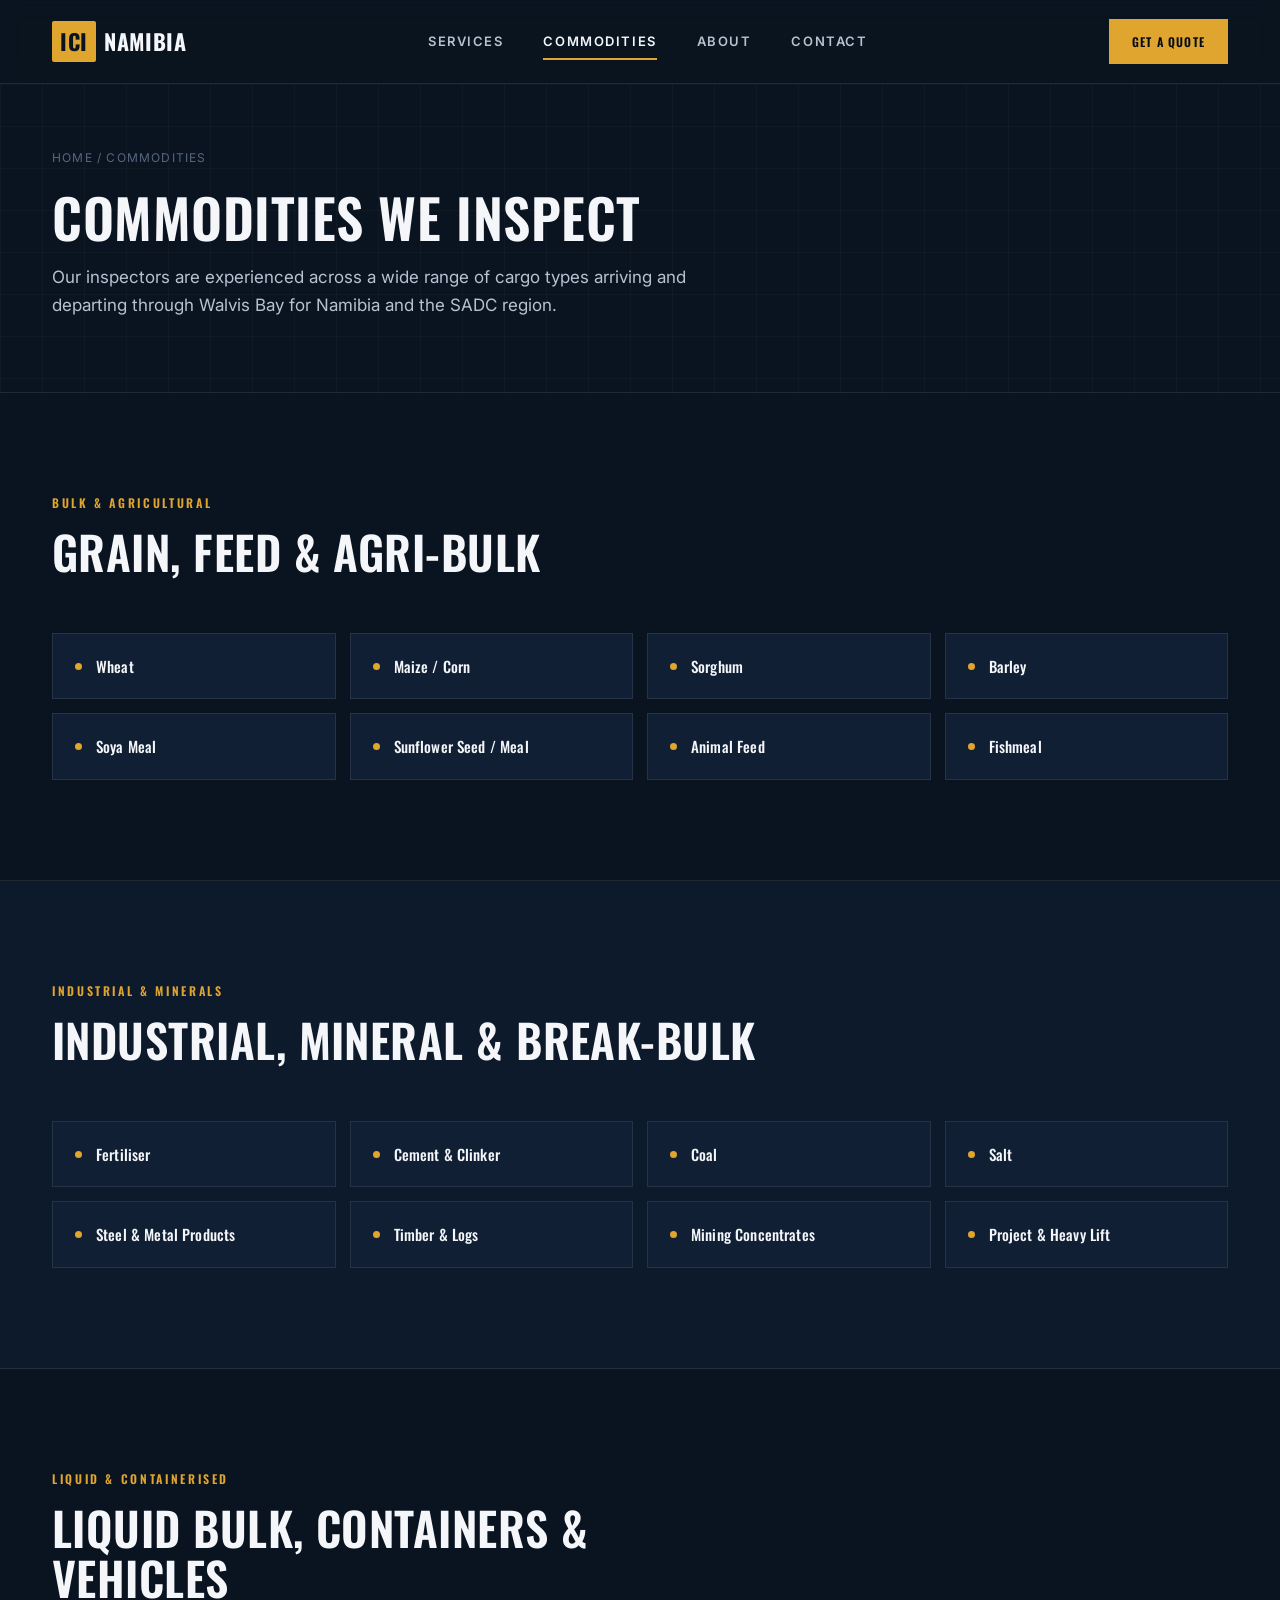
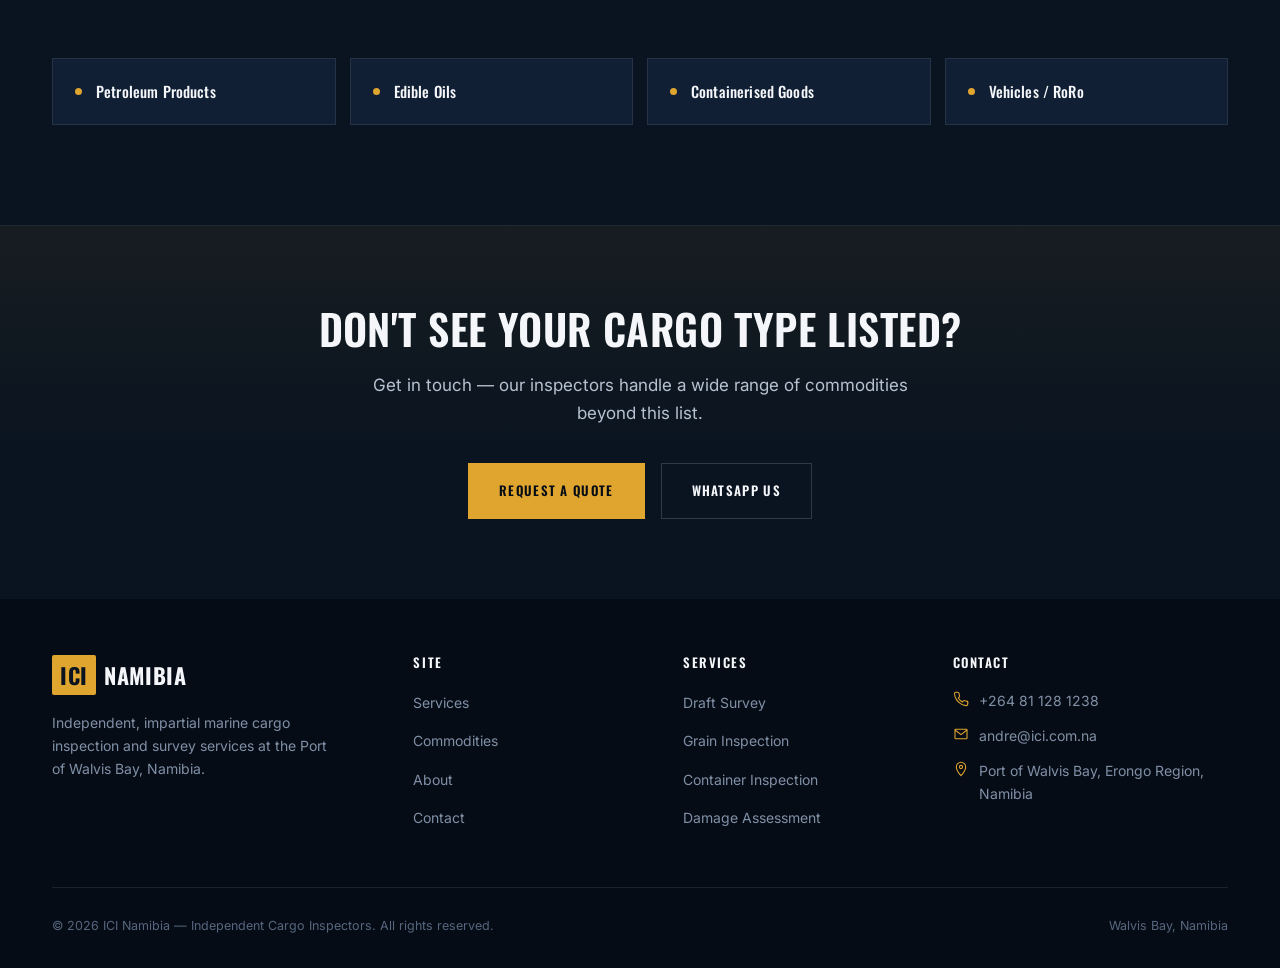
<file: commodities.html>
<!doctype html>
<html lang="en">
<head>
<meta charset="UTF-8" />
<meta name="viewport" content="width=device-width, initial-scale=1.0" />
<title>Commodities — ICI Namibia | Cargo Types We Inspect</title>
<meta name="description" content="ICI inspects grain, bulk, break-bulk, containerised and liquid cargoes at the Port of Walvis Bay — wheat, maize, fertiliser, cement, coal, steel, timber, petroleum, vehicles and more." />
<link rel="icon" href="images/favicon.svg" type="image/svg+xml" />
<link rel="preconnect" href="https://fonts.googleapis.com" />
<link rel="preconnect" href="https://fonts.gstatic.com" crossorigin />
<link href="https://fonts.googleapis.com/css2?family=Oswald:wght@500;600;700&family=Inter:wght@400;500;600&display=swap" rel="stylesheet" />
<link rel="stylesheet" href="css/styles.css" />
</head>
<body>

<header class="site-header">
  <div class="container">
    <a href="index.html" class="logo"><span class="mark">ICI</span><span class="name">NAMIBIA</span></a>
    <nav class="nav-links">
      <a href="services.html">Services</a>
      <a href="commodities.html" class="active">Commodities</a>
      <a href="about.html">About</a>
      <a href="contact.html">Contact</a>
    </nav>
    <div class="header-actions">
      <a href="contact.html" class="btn btn-gold btn-sm">Get a Quote</a>
      <button class="nav-toggle" aria-label="Toggle menu"><span></span><span></span><span></span></button>
    </div>
  </div>
</header>
<nav class="mobile-nav">
    <a href="services.html">Services</a>
    <a href="commodities.html">Commodities</a>
    <a href="about.html">About</a>
    <a href="contact.html">Contact</a>
    <a href="contact.html" class="btn btn-gold btn-block">Get a Quote</a>
</nav>

<section class="page-header blueprint-bg">
  <div class="container">
    <div class="breadcrumb"><a href="index.html">Home</a> / Commodities</div>
    <h1>Commodities We Inspect</h1>
    <p class="lede">Our inspectors are experienced across a wide range of cargo types arriving and departing through Walvis Bay for Namibia and the SADC region.</p>
  </div>
</section>

<section class="section">
  <div class="container">
    <div class="section-head">
      <span class="kicker">Bulk &amp; Agricultural</span>
      <h2 class="section-title">Grain, Feed &amp; Agri-Bulk</h2>
    </div>
    <div class="commodities-grid">
      <div class="commodity-tag"><span class="dot"></span>Wheat</div>
      <div class="commodity-tag"><span class="dot"></span>Maize / Corn</div>
      <div class="commodity-tag"><span class="dot"></span>Sorghum</div>
      <div class="commodity-tag"><span class="dot"></span>Barley</div>
      <div class="commodity-tag"><span class="dot"></span>Soya Meal</div>
      <div class="commodity-tag"><span class="dot"></span>Sunflower Seed / Meal</div>
      <div class="commodity-tag"><span class="dot"></span>Animal Feed</div>
      <div class="commodity-tag"><span class="dot"></span>Fishmeal</div>
    </div>
  </div>
</section>

<section class="section section-alt">
  <div class="container">
    <div class="section-head">
      <span class="kicker">Industrial &amp; Minerals</span>
      <h2 class="section-title">Industrial, Mineral &amp; Break-Bulk</h2>
    </div>
    <div class="commodities-grid">
      <div class="commodity-tag"><span class="dot"></span>Fertiliser</div>
      <div class="commodity-tag"><span class="dot"></span>Cement &amp; Clinker</div>
      <div class="commodity-tag"><span class="dot"></span>Coal</div>
      <div class="commodity-tag"><span class="dot"></span>Salt</div>
      <div class="commodity-tag"><span class="dot"></span>Steel &amp; Metal Products</div>
      <div class="commodity-tag"><span class="dot"></span>Timber &amp; Logs</div>
      <div class="commodity-tag"><span class="dot"></span>Mining Concentrates</div>
      <div class="commodity-tag"><span class="dot"></span>Project &amp; Heavy Lift</div>
    </div>
  </div>
</section>

<section class="section">
  <div class="container">
    <div class="section-head">
      <span class="kicker">Liquid &amp; Containerised</span>
      <h2 class="section-title">Liquid Bulk, Containers &amp; Vehicles</h2>
    </div>
    <div class="commodities-grid">
      <div class="commodity-tag"><span class="dot"></span>Petroleum Products</div>
      <div class="commodity-tag"><span class="dot"></span>Edible Oils</div>
      <div class="commodity-tag"><span class="dot"></span>Containerised Goods</div>
      <div class="commodity-tag"><span class="dot"></span>Vehicles / RoRo</div>
    </div>
  </div>
</section>

<section class="cta-band">
  <div class="container">
    <h2>Don't see your cargo type listed?</h2>
    <p>Get in touch — our inspectors handle a wide range of commodities beyond this list.</p>
    <div class="cta-actions">
      <a href="contact.html" class="btn btn-gold">Request a Quote</a>
      <a href="https://wa.me/26481281238" class="btn btn-outline">WhatsApp Us</a>
    </div>
  </div>
</section>

<footer class="site-footer">
  <div class="container">
    <div class="footer-top">
      <div class="footer-brand">
        <a href="index.html" class="logo"><span class="mark">ICI</span><span class="name">NAMIBIA</span></a>
        <p>Independent, impartial marine cargo inspection and survey services at the Port of Walvis Bay, Namibia.</p>
      </div>
      <div class="footer-col">
        <h4>Site</h4>
        <ul>
          <li><a href="services.html">Services</a></li>
          <li><a href="commodities.html">Commodities</a></li>
          <li><a href="about.html">About</a></li>
          <li><a href="contact.html">Contact</a></li>
        </ul>
      </div>
      <div class="footer-col">
        <h4>Services</h4>
        <ul>
          <li><a href="services.html">Draft Survey</a></li>
          <li><a href="services.html">Grain Inspection</a></li>
          <li><a href="services.html">Container Inspection</a></li>
          <li><a href="services.html">Damage Assessment</a></li>
        </ul>
      </div>
      <div class="footer-col">
        <h4>Contact</h4>
        <ul class="footer-contact">
          <li><svg viewBox="0 0 24 24"><path d="M22 16.9v3a2 2 0 0 1-2.2 2 19.8 19.8 0 0 1-8.6-3 19.5 19.5 0 0 1-6-6 19.8 19.8 0 0 1-3-8.7A2 2 0 0 1 4.1 2h3a2 2 0 0 1 2 1.7c.1 1 .3 2 .7 3a2 2 0 0 1-.4 2.1L8 10.5a16 16 0 0 0 6 6l1.6-1.6a2 2 0 0 1 2.1-.4c1 .3 2 .5 3 .7a2 2 0 0 1 1.7 2Z" /></svg><span>+264 81 128 1238</span></li>
          <li><svg viewBox="0 0 24 24"><rect x="3" y="5" width="18" height="14" rx="1" /><path d="M3 6l9 7 9-7" /></svg><span>andre@ici.com.na</span></li>
          <li><svg viewBox="0 0 24 24"><path d="M12 22s7-7.5 7-13a7 7 0 0 0-14 0c0 5.5 7 13 7 13Z" /><circle cx="12" cy="9" r="2.4" /></svg><span>Port of Walvis Bay, Erongo Region, Namibia</span></li>
        </ul>
      </div>
    </div>
    <div class="footer-bottom">
      <span>&copy; <span id="year"></span> ICI Namibia — Independent Cargo Inspectors. All rights reserved.</span>
      <span>Walvis Bay, Namibia</span>
    </div>
  </div>
</footer>

<script src="js/main.js"></script>
<script>document.getElementById("year").textContent = new Date().getFullYear();</script>
</body>
</html>
</file>
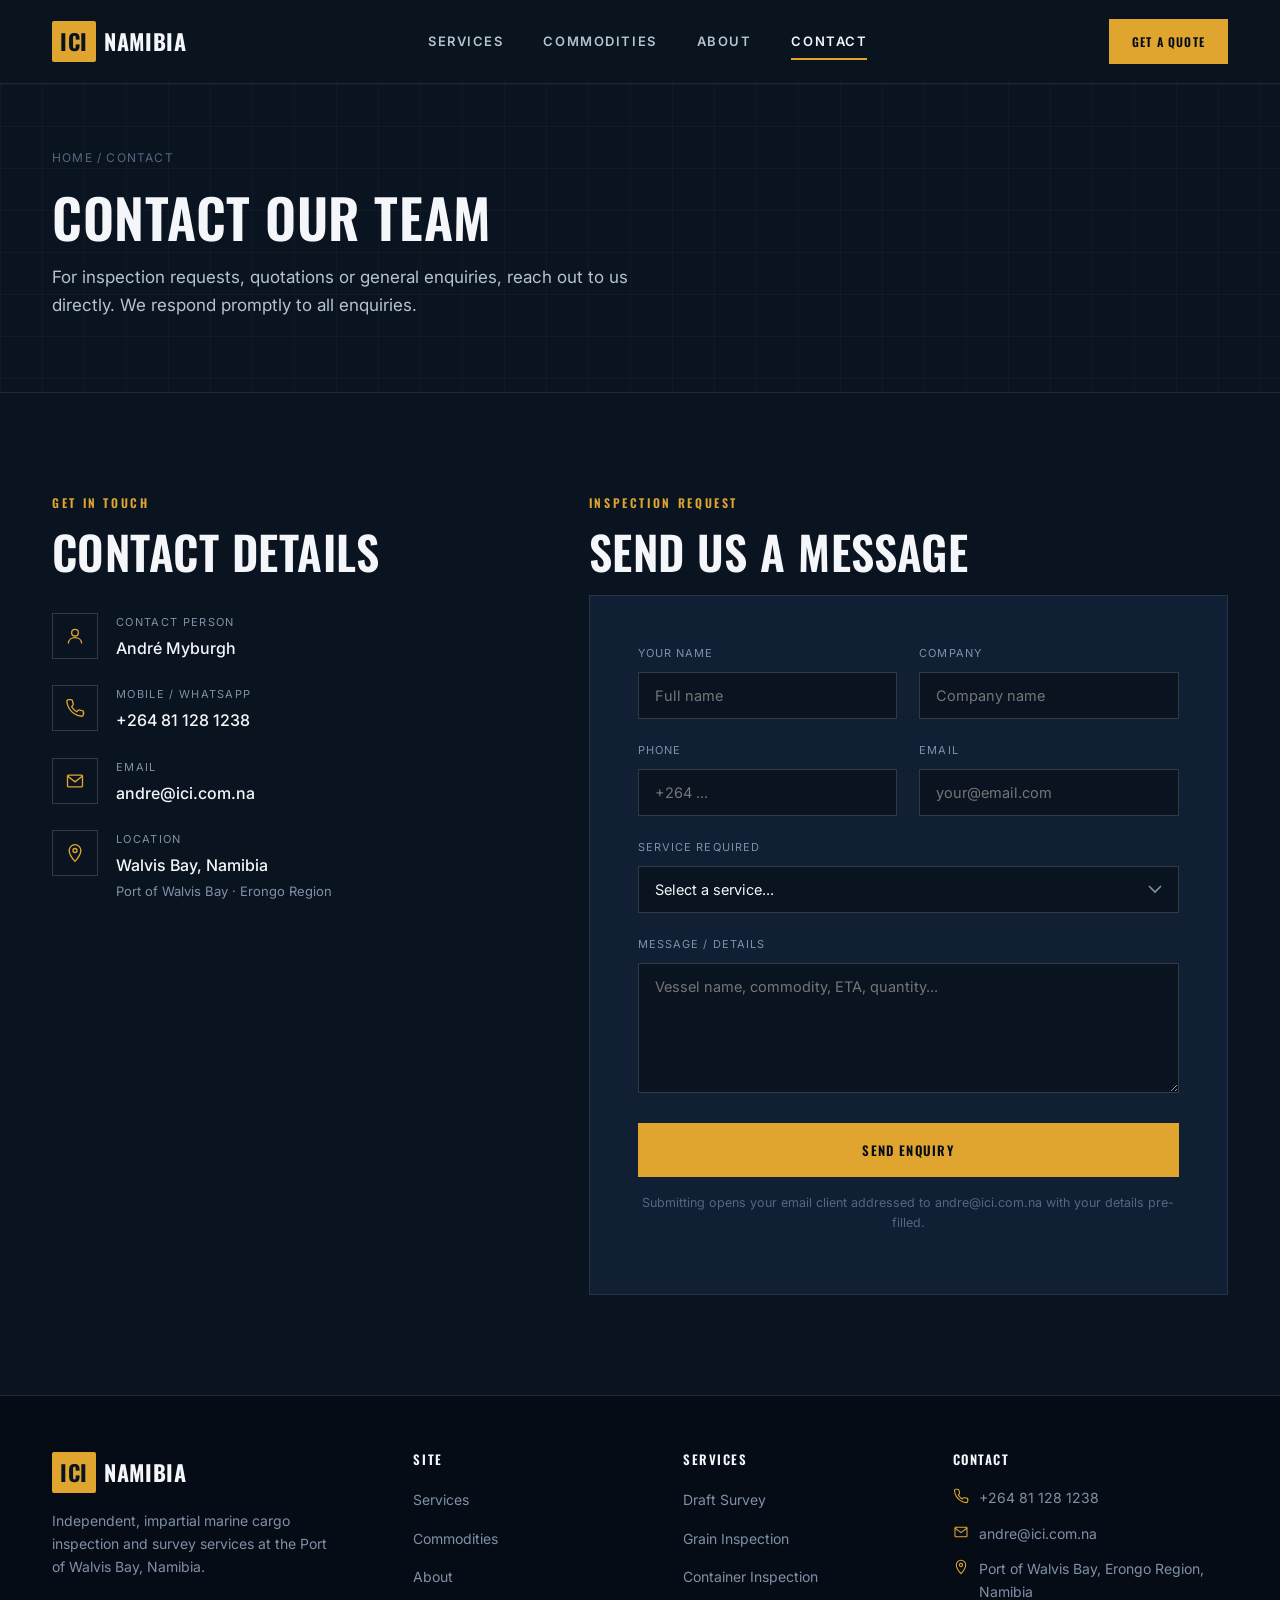
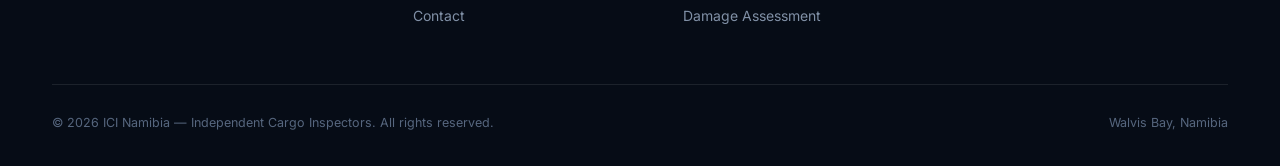
<file: contact.html>
<!doctype html>
<html lang="en">
<head>
<meta charset="UTF-8" />
<meta name="viewport" content="width=device-width, initial-scale=1.0" />
<title>Contact — ICI Namibia | Request an Inspection</title>
<meta name="description" content="Contact ICI Namibia for cargo inspection quotations and enquiries. André Myburgh, +264 81 128 1238 (mobile/WhatsApp), andre@ici.com.na, Port of Walvis Bay, Erongo Region, Namibia." />
<link rel="icon" href="images/favicon.svg" type="image/svg+xml" />
<link rel="preconnect" href="https://fonts.googleapis.com" />
<link rel="preconnect" href="https://fonts.gstatic.com" crossorigin />
<link href="https://fonts.googleapis.com/css2?family=Oswald:wght@500;600;700&family=Inter:wght@400;500;600&display=swap" rel="stylesheet" />
<link rel="stylesheet" href="css/styles.css" />
</head>
<body>

<header class="site-header">
  <div class="container">
    <a href="index.html" class="logo"><span class="mark">ICI</span><span class="name">NAMIBIA</span></a>
    <nav class="nav-links">
      <a href="services.html">Services</a>
      <a href="commodities.html">Commodities</a>
      <a href="about.html">About</a>
      <a href="contact.html" class="active">Contact</a>
    </nav>
    <div class="header-actions">
      <a href="contact.html" class="btn btn-gold btn-sm">Get a Quote</a>
      <button class="nav-toggle" aria-label="Toggle menu"><span></span><span></span><span></span></button>
    </div>
  </div>
</header>
<nav class="mobile-nav">
    <a href="services.html">Services</a>
    <a href="commodities.html">Commodities</a>
    <a href="about.html">About</a>
    <a href="contact.html">Contact</a>
    <a href="contact.html" class="btn btn-gold btn-block">Get a Quote</a>
</nav>

<section class="page-header blueprint-bg">
  <div class="container">
    <div class="breadcrumb"><a href="index.html">Home</a> / Contact</div>
    <h1>Contact Our Team</h1>
    <p class="lede">For inspection requests, quotations or general enquiries, reach out to us directly. We respond promptly to all enquiries.</p>
  </div>
</section>

<section class="section">
  <div class="container contact-grid">
    <div>
      <span class="kicker">Get In Touch</span>
      <h2 class="section-title">Contact Details</h2>

      <div class="contact-info-list">
        <div class="contact-info-item">
          <div class="ico"><svg viewBox="0 0 24 24"><circle cx="12" cy="8" r="4" /><path d="M4 21c0-4.4 3.6-7 8-7s8 2.6 8 7" /></svg></div>
          <div>
            <div class="label">Contact Person</div>
            <div class="value">André Myburgh</div>
          </div>
        </div>
        <div class="contact-info-item">
          <div class="ico"><svg viewBox="0 0 24 24"><path d="M22 16.9v3a2 2 0 0 1-2.2 2 19.8 19.8 0 0 1-8.6-3 19.5 19.5 0 0 1-6-6 19.8 19.8 0 0 1-3-8.7A2 2 0 0 1 4.1 2h3a2 2 0 0 1 2 1.7c.1 1 .3 2 .7 3a2 2 0 0 1-.4 2.1L8 10.5a16 16 0 0 0 6 6l1.6-1.6a2 2 0 0 1 2.1-.4c1 .3 2 .5 3 .7a2 2 0 0 1 1.7 2Z" /></svg></div>
          <div>
            <div class="label">Mobile / WhatsApp</div>
            <div class="value"><a href="https://wa.me/26481281238">+264 81 128 1238</a></div>
          </div>
        </div>
        <div class="contact-info-item">
          <div class="ico"><svg viewBox="0 0 24 24"><rect x="3" y="5" width="18" height="14" rx="1" /><path d="M3 6l9 7 9-7" /></svg></div>
          <div>
            <div class="label">Email</div>
            <div class="value"><a href="mailto:andre@ici.com.na">andre@ici.com.na</a></div>
          </div>
        </div>
        <div class="contact-info-item">
          <div class="ico"><svg viewBox="0 0 24 24"><path d="M12 22s7-7.5 7-13a7 7 0 0 0-14 0c0 5.5 7 13 7 13Z" /><circle cx="12" cy="9" r="2.4" /></svg></div>
          <div>
            <div class="label">Location</div>
            <div class="value">Walvis Bay, Namibia</div>
            <div style="color:var(--text-muted); font-size:13px; margin-top:2px;">Port of Walvis Bay &middot; Erongo Region</div>
          </div>
        </div>
      </div>

      <div class="map-frame">
        <iframe title="Port of Walvis Bay location map" src="https://www.google.com/maps?q=Port+of+Walvis+Bay,+Namibia&output=embed" loading="lazy" referrerpolicy="no-referrer-when-downgrade"></iframe>
      </div>
    </div>

    <div>
      <span class="kicker">Inspection Request</span>
      <h2 class="section-title">Send Us a Message</h2>
      <div class="form-panel">
        <form id="enquiry-form">
          <div class="form-row">
            <div class="field">
              <label for="f-name">Your Name</label>
              <input type="text" id="f-name" name="name" placeholder="Full name" required />
            </div>
            <div class="field">
              <label for="f-company">Company</label>
              <input type="text" id="f-company" name="company" placeholder="Company name" />
            </div>
          </div>
          <div class="form-row">
            <div class="field">
              <label for="f-phone">Phone</label>
              <input type="tel" id="f-phone" name="phone" placeholder="+264 ..." />
            </div>
            <div class="field">
              <label for="f-email">Email</label>
              <input type="email" id="f-email" name="email" placeholder="your@email.com" required />
            </div>
          </div>
          <div class="field">
            <label for="f-service">Service Required</label>
            <select id="f-service" name="service">
              <option value="">Select a service...</option>
              <option>Draft Survey</option>
              <option>Grain Inspection</option>
              <option>Container Inspection</option>
              <option>Hatch Survey</option>
              <option>Sampling &amp; Analysis</option>
              <option>Weighbridge &amp; Tally</option>
              <option>Liquid Bulk &amp; Petroleum</option>
              <option>Break-Bulk &amp; Project Cargo</option>
              <option>Reefer &amp; Perishables</option>
              <option>Damage &amp; Loss Assessment</option>
              <option>Transit &amp; Border Inspection</option>
              <option>Certificates &amp; Reports</option>
              <option>Other / Not Sure</option>
            </select>
          </div>
          <div class="field">
            <label for="f-message">Message / Details</label>
            <textarea id="f-message" name="message" placeholder="Vessel name, commodity, ETA, quantity..."></textarea>
          </div>
          <button type="submit" class="btn btn-gold btn-block">Send Enquiry</button>
          <p class="form-note">Submitting opens your email client addressed to andre@ici.com.na with your details pre-filled.</p>
        </form>
      </div>
    </div>
  </div>
</section>

<footer class="site-footer">
  <div class="container">
    <div class="footer-top">
      <div class="footer-brand">
        <a href="index.html" class="logo"><span class="mark">ICI</span><span class="name">NAMIBIA</span></a>
        <p>Independent, impartial marine cargo inspection and survey services at the Port of Walvis Bay, Namibia.</p>
      </div>
      <div class="footer-col">
        <h4>Site</h4>
        <ul>
          <li><a href="services.html">Services</a></li>
          <li><a href="commodities.html">Commodities</a></li>
          <li><a href="about.html">About</a></li>
          <li><a href="contact.html">Contact</a></li>
        </ul>
      </div>
      <div class="footer-col">
        <h4>Services</h4>
        <ul>
          <li><a href="services.html">Draft Survey</a></li>
          <li><a href="services.html">Grain Inspection</a></li>
          <li><a href="services.html">Container Inspection</a></li>
          <li><a href="services.html">Damage Assessment</a></li>
        </ul>
      </div>
      <div class="footer-col">
        <h4>Contact</h4>
        <ul class="footer-contact">
          <li><svg viewBox="0 0 24 24"><path d="M22 16.9v3a2 2 0 0 1-2.2 2 19.8 19.8 0 0 1-8.6-3 19.5 19.5 0 0 1-6-6 19.8 19.8 0 0 1-3-8.7A2 2 0 0 1 4.1 2h3a2 2 0 0 1 2 1.7c.1 1 .3 2 .7 3a2 2 0 0 1-.4 2.1L8 10.5a16 16 0 0 0 6 6l1.6-1.6a2 2 0 0 1 2.1-.4c1 .3 2 .5 3 .7a2 2 0 0 1 1.7 2Z" /></svg><span>+264 81 128 1238</span></li>
          <li><svg viewBox="0 0 24 24"><rect x="3" y="5" width="18" height="14" rx="1" /><path d="M3 6l9 7 9-7" /></svg><span>andre@ici.com.na</span></li>
          <li><svg viewBox="0 0 24 24"><path d="M12 22s7-7.5 7-13a7 7 0 0 0-14 0c0 5.5 7 13 7 13Z" /><circle cx="12" cy="9" r="2.4" /></svg><span>Port of Walvis Bay, Erongo Region, Namibia</span></li>
        </ul>
      </div>
    </div>
    <div class="footer-bottom">
      <span>&copy; <span id="year"></span> ICI Namibia — Independent Cargo Inspectors. All rights reserved.</span>
      <span>Walvis Bay, Namibia</span>
    </div>
  </div>
</footer>

<script src="js/main.js"></script>
<script>document.getElementById("year").textContent = new Date().getFullYear();</script>
</body>
</html>
</file>
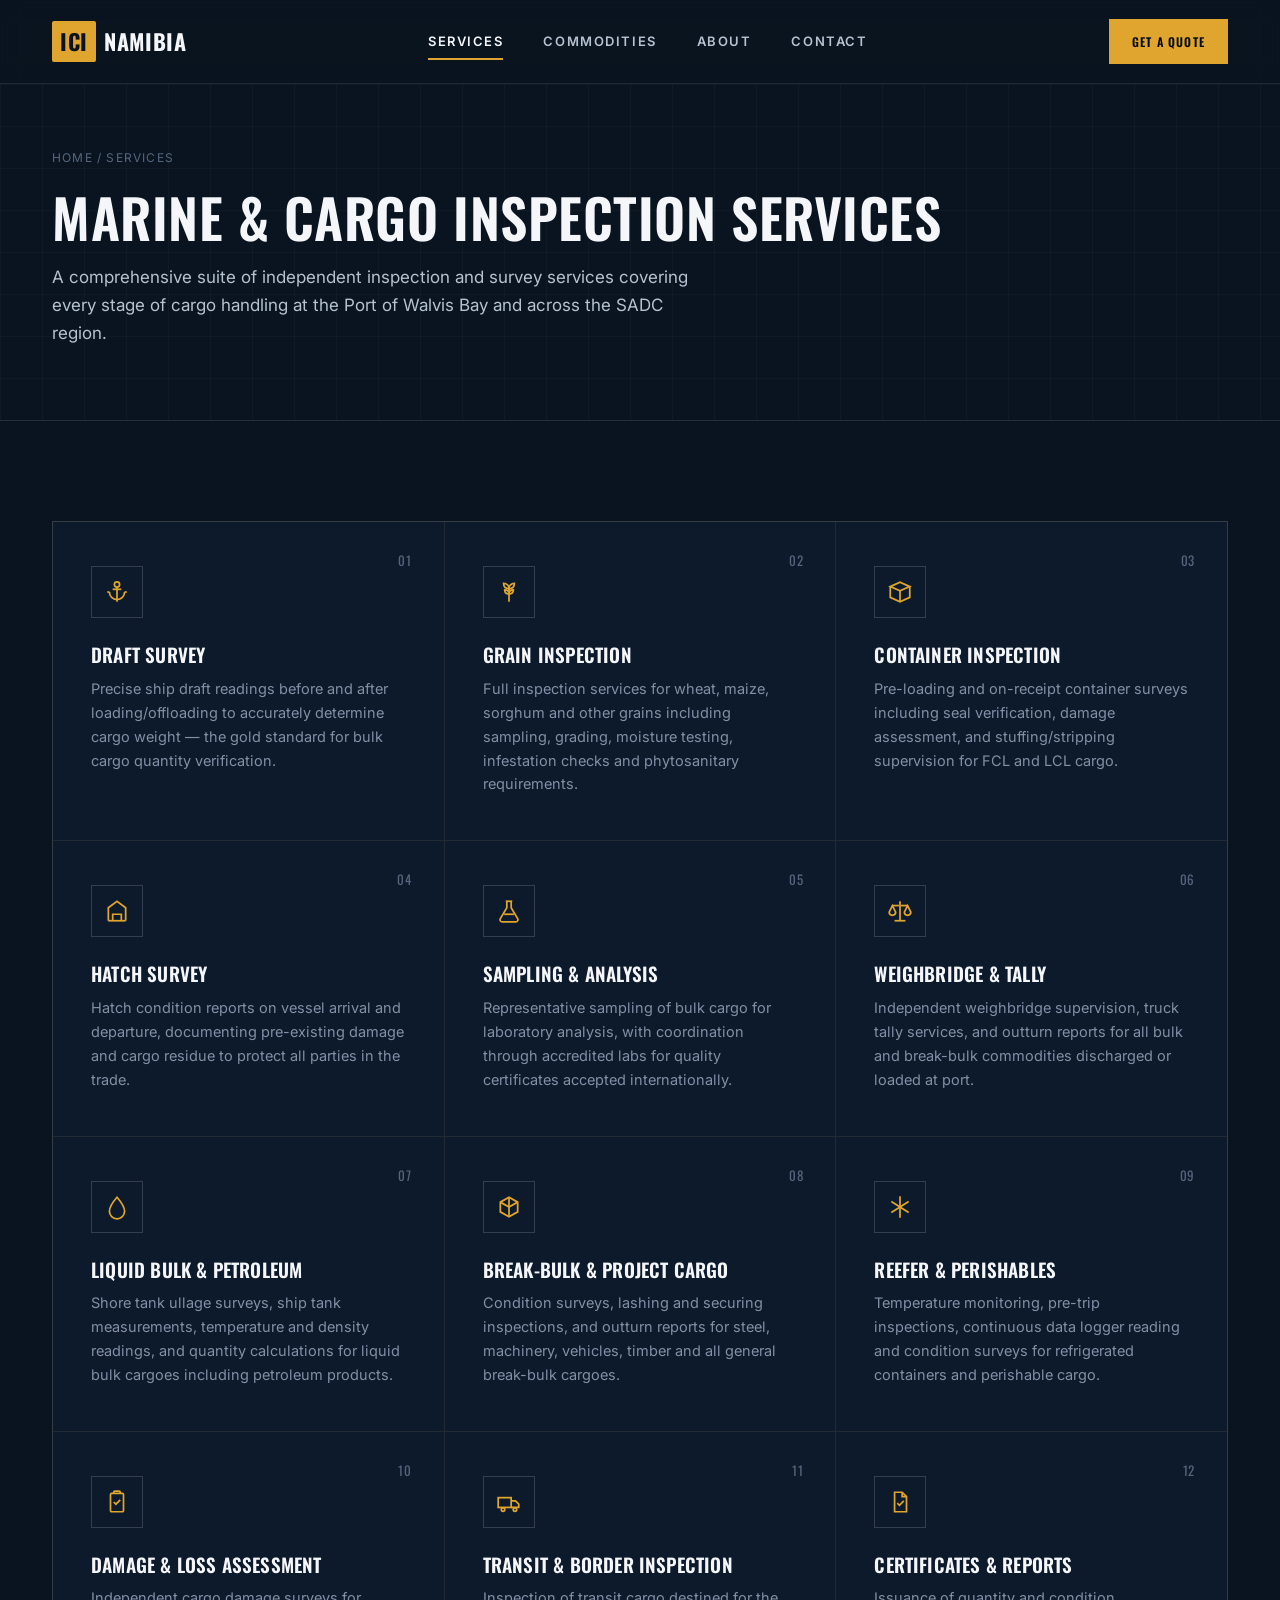
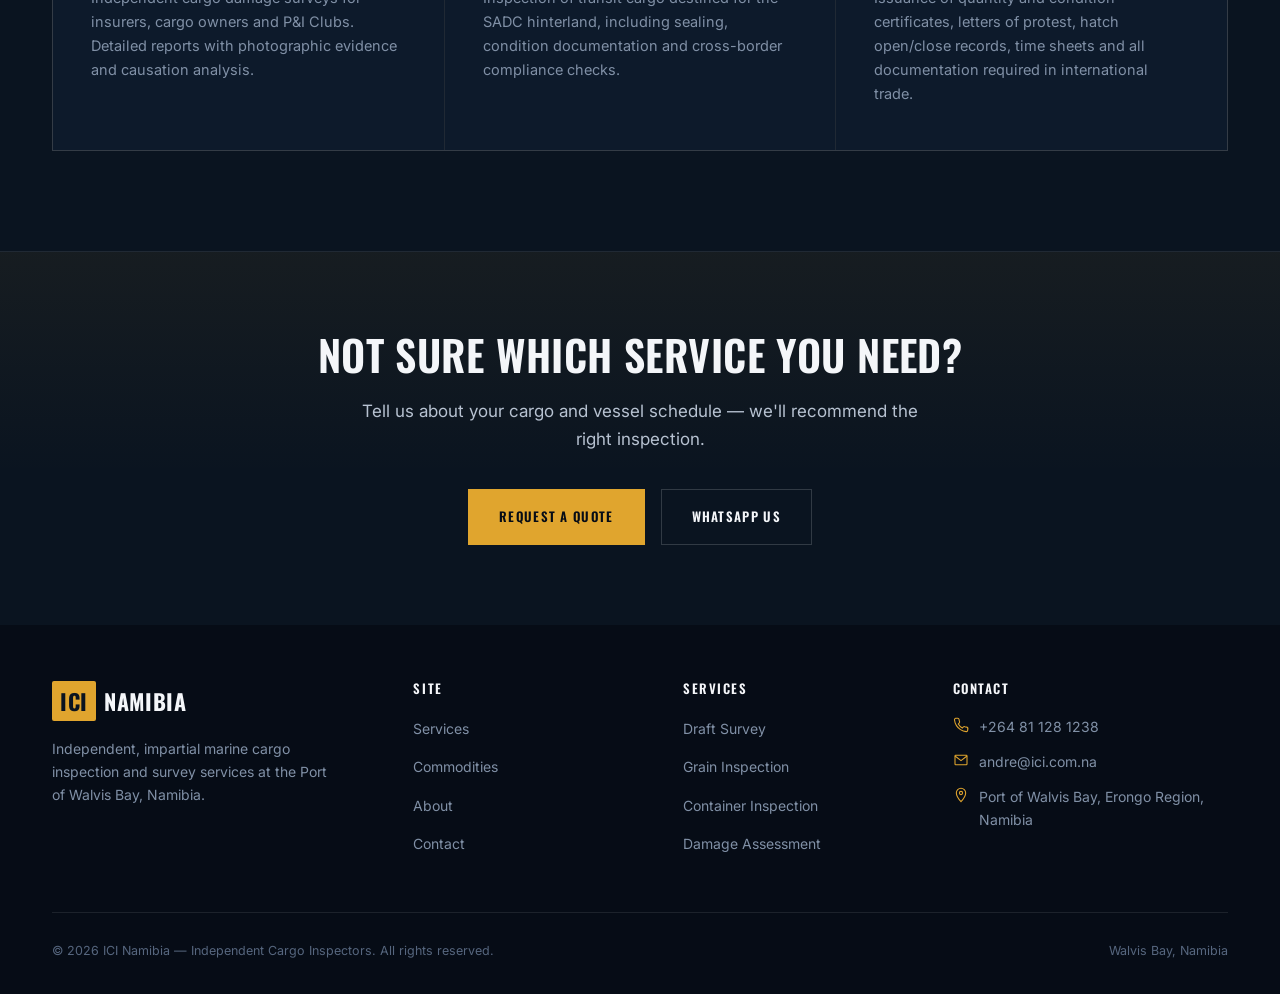
<file: services.html>
<!doctype html>
<html lang="en">
<head>
<meta charset="UTF-8" />
<meta name="viewport" content="width=device-width, initial-scale=1.0" />
<title>Services — ICI Namibia | Marine &amp; Cargo Inspection</title>
<meta name="description" content="Draft surveys, grain inspection, container inspection, hatch surveys, sampling & analysis, weighbridge & tally, liquid bulk, break-bulk, reefer, damage assessment, transit inspection and certification services at Walvis Bay." />
<link rel="icon" href="images/favicon.svg" type="image/svg+xml" />
<link rel="preconnect" href="https://fonts.googleapis.com" />
<link rel="preconnect" href="https://fonts.gstatic.com" crossorigin />
<link href="https://fonts.googleapis.com/css2?family=Oswald:wght@500;600;700&family=Inter:wght@400;500;600&display=swap" rel="stylesheet" />
<link rel="stylesheet" href="css/styles.css" />
</head>
<body>

<header class="site-header">
  <div class="container">
    <a href="index.html" class="logo"><span class="mark">ICI</span><span class="name">NAMIBIA</span></a>
    <nav class="nav-links">
      <a href="services.html" class="active">Services</a>
      <a href="commodities.html">Commodities</a>
      <a href="about.html">About</a>
      <a href="contact.html">Contact</a>
    </nav>
    <div class="header-actions">
      <a href="contact.html" class="btn btn-gold btn-sm">Get a Quote</a>
      <button class="nav-toggle" aria-label="Toggle menu"><span></span><span></span><span></span></button>
    </div>
  </div>
</header>
<nav class="mobile-nav">
    <a href="services.html">Services</a>
    <a href="commodities.html">Commodities</a>
    <a href="about.html">About</a>
    <a href="contact.html">Contact</a>
    <a href="contact.html" class="btn btn-gold btn-block">Get a Quote</a>
</nav>

<section class="page-header blueprint-bg">
  <div class="container">
    <div class="breadcrumb"><a href="index.html">Home</a> / Services</div>
    <h1>Marine &amp; Cargo Inspection Services</h1>
    <p class="lede">A comprehensive suite of independent inspection and survey services covering every stage of cargo handling at the Port of Walvis Bay and across the SADC region.</p>
  </div>
</section>

<section class="section">
  <div class="container">
    <div class="services-grid">
      <article class="service-card">
        <span class="num">01</span>
        <div class="icon-box"><svg viewBox="0 0 24 24"><circle cx="12" cy="5" r="2.4" /><line x1="12" y1="7.5" x2="12" y2="21" /><line x1="8" y1="9.5" x2="16" y2="9.5" /><path d="M5 12a7 7 0 0 0 14 0" /><line x1="5" y1="12" x2="3" y2="12" /><line x1="21" y1="12" x2="19" y2="12" /></svg></div>
        <h3>Draft Survey</h3>
        <p>Precise ship draft readings before and after loading/offloading to accurately determine cargo weight — the gold standard for bulk cargo quantity verification.</p>
      </article>
      <article class="service-card">
        <span class="num">02</span>
        <div class="icon-box"><svg viewBox="0 0 24 24"><path d="M12 21V9" /><path d="M12 9c0-3-2-5-5-5 0 3 2 5 5 5Z" /><path d="M12 9c0-3 2-5 5-5 0 3-2 5-5 5Z" /><path d="M12 14c0-2.4-1.5-4-4-4 0 2.4 1.5 4 4 4Z" /><path d="M12 14c0-2.4 1.5-4 4-4 0 2.4-1.5 4-4 4Z" /></svg></div>
        <h3>Grain Inspection</h3>
        <p>Full inspection services for wheat, maize, sorghum and other grains including sampling, grading, moisture testing, infestation checks and phytosanitary requirements.</p>
      </article>
      <article class="service-card">
        <span class="num">03</span>
        <div class="icon-box"><svg viewBox="0 0 24 24"><path d="M3 7l9-4 9 4-9 4-9-4Z" /><path d="M3 7v10l9 4 9-4V7" /><path d="M12 11v10" /></svg></div>
        <h3>Container Inspection</h3>
        <p>Pre-loading and on-receipt container surveys including seal verification, damage assessment, and stuffing/stripping supervision for FCL and LCL cargo.</p>
      </article>
      <article class="service-card">
        <span class="num">04</span>
        <div class="icon-box"><svg viewBox="0 0 24 24"><path d="M4 21V9l8-6 8 6v12" /><path d="M4 21h16" /><path d="M8 21v-6h8v6" /></svg></div>
        <h3>Hatch Survey</h3>
        <p>Hatch condition reports on vessel arrival and departure, documenting pre-existing damage and cargo residue to protect all parties in the trade.</p>
      </article>
      <article class="service-card">
        <span class="num">05</span>
        <div class="icon-box"><svg viewBox="0 0 24 24"><path d="M9 3h6" /><path d="M10 3v6l-6 10a2 2 0 0 0 2 3h12a2 2 0 0 0 2-3l-6-10V3" /><path d="M7.5 15h9" /></svg></div>
        <h3>Sampling &amp; Analysis</h3>
        <p>Representative sampling of bulk cargo for laboratory analysis, with coordination through accredited labs for quality certificates accepted internationally.</p>
      </article>
      <article class="service-card">
        <span class="num">06</span>
        <div class="icon-box"><svg viewBox="0 0 24 24"><line x1="12" y1="3" x2="12" y2="21" /><line x1="7" y1="21" x2="17" y2="21" /><line x1="5" y1="7" x2="11" y2="7" /><line x1="13" y1="7" x2="19" y2="7" /><path d="M5 7l-3 6a3 3 0 0 0 6 0Z" /><path d="M19 7l-3 6a3 3 0 0 0 6 0Z" /></svg></div>
        <h3>Weighbridge &amp; Tally</h3>
        <p>Independent weighbridge supervision, truck tally services, and outturn reports for all bulk and break-bulk commodities discharged or loaded at port.</p>
      </article>
      <article class="service-card">
        <span class="num">07</span>
        <div class="icon-box"><svg viewBox="0 0 24 24"><path d="M12 3s7 8 7 13a7 7 0 0 1-14 0c0-5 7-13 7-13Z" /></svg></div>
        <h3>Liquid Bulk &amp; Petroleum</h3>
        <p>Shore tank ullage surveys, ship tank measurements, temperature and density readings, and quantity calculations for liquid bulk cargoes including petroleum products.</p>
      </article>
      <article class="service-card">
        <span class="num">08</span>
        <div class="icon-box"><svg viewBox="0 0 24 24"><path d="M12 3l8 4.5v9L12 21l-8-4.5v-9L12 3Z" /><path d="M12 3v18" /><path d="M4 7.5l8 4.5 8-4.5" /></svg></div>
        <h3>Break-Bulk &amp; Project Cargo</h3>
        <p>Condition surveys, lashing and securing inspections, and outturn reports for steel, machinery, vehicles, timber and all general break-bulk cargoes.</p>
      </article>
      <article class="service-card">
        <span class="num">09</span>
        <div class="icon-box"><svg viewBox="0 0 24 24"><line x1="12" y1="2" x2="12" y2="22" /><line x1="4" y1="7" x2="20" y2="17" /><line x1="20" y1="7" x2="4" y2="17" /></svg></div>
        <h3>Reefer &amp; Perishables</h3>
        <p>Temperature monitoring, pre-trip inspections, continuous data logger reading and condition surveys for refrigerated containers and perishable cargo.</p>
      </article>
      <article class="service-card">
        <span class="num">10</span>
        <div class="icon-box"><svg viewBox="0 0 24 24"><rect x="6" y="4" width="12" height="17" rx="1" /><path d="M9 4V3a1 1 0 0 1 1-1h4a1 1 0 0 1 1 1v1" /><path d="M9 12l2 2 4-4" /></svg></div>
        <h3>Damage &amp; Loss Assessment</h3>
        <p>Independent cargo damage surveys for insurers, cargo owners and P&amp;I Clubs. Detailed reports with photographic evidence and causation analysis.</p>
      </article>
      <article class="service-card">
        <span class="num">11</span>
        <div class="icon-box"><svg viewBox="0 0 24 24"><rect x="2" y="8" width="12" height="9" /><path d="M14 11h4l3 3v3h-7" /><circle cx="6.5" cy="19" r="1.6" /><circle cx="17.5" cy="19" r="1.6" /></svg></div>
        <h3>Transit &amp; Border Inspection</h3>
        <p>Inspection of transit cargo destined for the SADC hinterland, including sealing, condition documentation and cross-border compliance checks.</p>
      </article>
      <article class="service-card">
        <span class="num">12</span>
        <div class="icon-box"><svg viewBox="0 0 24 24"><path d="M7 3h7l4 4v14H7Z" /><path d="M14 3v4h4" /><path d="M9.5 13l2 2 4-4" /></svg></div>
        <h3>Certificates &amp; Reports</h3>
        <p>Issuance of quantity and condition certificates, letters of protest, hatch open/close records, time sheets and all documentation required in international trade.</p>
      </article>
    </div>
  </div>
</section>

<section class="cta-band">
  <div class="container">
    <h2>Not sure which service you need?</h2>
    <p>Tell us about your cargo and vessel schedule — we'll recommend the right inspection.</p>
    <div class="cta-actions">
      <a href="contact.html" class="btn btn-gold">Request a Quote</a>
      <a href="https://wa.me/26481281238" class="btn btn-outline">WhatsApp Us</a>
    </div>
  </div>
</section>

<footer class="site-footer">
  <div class="container">
    <div class="footer-top">
      <div class="footer-brand">
        <a href="index.html" class="logo"><span class="mark">ICI</span><span class="name">NAMIBIA</span></a>
        <p>Independent, impartial marine cargo inspection and survey services at the Port of Walvis Bay, Namibia.</p>
      </div>
      <div class="footer-col">
        <h4>Site</h4>
        <ul>
          <li><a href="services.html">Services</a></li>
          <li><a href="commodities.html">Commodities</a></li>
          <li><a href="about.html">About</a></li>
          <li><a href="contact.html">Contact</a></li>
        </ul>
      </div>
      <div class="footer-col">
        <h4>Services</h4>
        <ul>
          <li><a href="services.html">Draft Survey</a></li>
          <li><a href="services.html">Grain Inspection</a></li>
          <li><a href="services.html">Container Inspection</a></li>
          <li><a href="services.html">Damage Assessment</a></li>
        </ul>
      </div>
      <div class="footer-col">
        <h4>Contact</h4>
        <ul class="footer-contact">
          <li><svg viewBox="0 0 24 24"><path d="M22 16.9v3a2 2 0 0 1-2.2 2 19.8 19.8 0 0 1-8.6-3 19.5 19.5 0 0 1-6-6 19.8 19.8 0 0 1-3-8.7A2 2 0 0 1 4.1 2h3a2 2 0 0 1 2 1.7c.1 1 .3 2 .7 3a2 2 0 0 1-.4 2.1L8 10.5a16 16 0 0 0 6 6l1.6-1.6a2 2 0 0 1 2.1-.4c1 .3 2 .5 3 .7a2 2 0 0 1 1.7 2Z" /></svg><span>+264 81 128 1238</span></li>
          <li><svg viewBox="0 0 24 24"><rect x="3" y="5" width="18" height="14" rx="1" /><path d="M3 6l9 7 9-7" /></svg><span>andre@ici.com.na</span></li>
          <li><svg viewBox="0 0 24 24"><path d="M12 22s7-7.5 7-13a7 7 0 0 0-14 0c0 5.5 7 13 7 13Z" /><circle cx="12" cy="9" r="2.4" /></svg><span>Port of Walvis Bay, Erongo Region, Namibia</span></li>
        </ul>
      </div>
    </div>
    <div class="footer-bottom">
      <span>&copy; <span id="year"></span> ICI Namibia — Independent Cargo Inspectors. All rights reserved.</span>
      <span>Walvis Bay, Namibia</span>
    </div>
  </div>
</footer>

<script src="js/main.js"></script>
<script>document.getElementById("year").textContent = new Date().getFullYear();</script>
</body>
</html>
</file>
<file: css/styles.css>
/* ============================================================
   ICI Namibia — Independent Cargo Inspectors
   ============================================================ */

:root {
  --navy-950: #060c16;
  --navy-900: #0a1420;
  --navy-850: #0d1a2b;
  --navy-800: #101f34;
  --navy-700: #17293f;
  --navy-border: rgba(255, 255, 255, 0.09);
  --navy-border-strong: rgba(255, 255, 255, 0.16);
  --gold: #e0a52e;
  --gold-bright: #f2b93c;
  --gold-dark: #a97a1f;
  --text-primary: #f4f6f9;
  --text-body: #b7c2d1;
  --text-muted: #8090a6;
  --text-dim: #56667e;
  --shadow-lift: 0 20px 40px -20px rgba(0, 0, 0, 0.6);
  --radius: 2px;
  --container-w: 1240px;
  --header-h: 84px;
}

* {
  box-sizing: border-box;
}

html {
  scroll-behavior: smooth;
}

body {
  margin: 0;
  background: var(--navy-900);
  color: var(--text-body);
  font-family: "Inter", -apple-system, BlinkMacSystemFont, "Segoe UI", sans-serif;
  font-size: 16px;
  line-height: 1.65;
  -webkit-font-smoothing: antialiased;
  overflow-x: hidden;
}

img {
  max-width: 100%;
  display: block;
}

a {
  color: inherit;
  text-decoration: none;
}

ul {
  margin: 0;
  padding: 0;
  list-style: none;
}

h1, h2, h3, h4 {
  font-family: "Oswald", "Arial Narrow", sans-serif;
  text-transform: uppercase;
  color: var(--text-primary);
  font-weight: 600;
  line-height: 1.08;
  margin: 0;
  letter-spacing: 0.01em;
}

.container {
  max-width: var(--container-w);
  margin: 0 auto;
  padding: 0 32px;
}

/* Background texture: fine blueprint grid + diagonal hazard accent */
.blueprint-bg {
  background-image:
    linear-gradient(rgba(255, 255, 255, 0.025) 1px, transparent 1px),
    linear-gradient(90deg, rgba(255, 255, 255, 0.025) 1px, transparent 1px);
  background-size: 42px 42px;
}

/* ---------------- Header ---------------- */
.site-header {
  position: sticky;
  top: 0;
  z-index: 100;
  height: var(--header-h);
  display: flex;
  align-items: center;
  background: rgba(10, 20, 32, 0.85);
  backdrop-filter: blur(10px);
  -webkit-backdrop-filter: blur(10px);
  border-bottom: 1px solid var(--navy-border);
}

.site-header .container {
  display: flex;
  align-items: center;
  justify-content: space-between;
  width: 100%;
}

.logo {
  display: flex;
  align-items: baseline;
  gap: 8px;
  font-family: "Oswald", sans-serif;
  font-size: 22px;
  font-weight: 700;
  letter-spacing: 0.03em;
  white-space: nowrap;
}

.logo .mark {
  color: var(--navy-900);
  background: var(--gold);
  padding: 2px 8px;
  border-radius: 2px;
}

.logo .name {
  color: var(--text-primary);
}

.nav-links {
  display: flex;
  align-items: center;
  gap: 40px;
}

.nav-links a {
  font-size: 13px;
  font-weight: 600;
  letter-spacing: 0.12em;
  text-transform: uppercase;
  color: var(--text-body);
  position: relative;
  padding: 8px 0;
  transition: color 0.2s ease;
}

.nav-links a::after {
  content: "";
  position: absolute;
  left: 0;
  bottom: 0;
  width: 0;
  height: 2px;
  background: var(--gold);
  transition: width 0.25s ease;
}

.nav-links a:hover,
.nav-links a.active {
  color: var(--text-primary);
}

.nav-links a:hover::after,
.nav-links a.active::after {
  width: 100%;
}

.header-actions {
  display: flex;
  align-items: center;
  gap: 24px;
}

.nav-toggle {
  display: none;
  flex-direction: column;
  gap: 5px;
  background: none;
  border: none;
  cursor: pointer;
  padding: 8px;
}

.nav-toggle span {
  width: 24px;
  height: 2px;
  background: var(--text-primary);
}

/* ---------------- Buttons ---------------- */
.btn {
  display: inline-flex;
  align-items: center;
  justify-content: center;
  gap: 10px;
  font-family: "Oswald", sans-serif;
  font-size: 13px;
  font-weight: 600;
  letter-spacing: 0.1em;
  text-transform: uppercase;
  padding: 16px 30px;
  border: 1px solid transparent;
  cursor: pointer;
  transition: all 0.2s ease;
  white-space: nowrap;
}

.btn-gold {
  background: var(--gold);
  color: var(--navy-950);
}

.btn-gold:hover {
  background: var(--gold-bright);
  transform: translateY(-2px);
  box-shadow: 0 10px 24px -8px rgba(224, 165, 46, 0.5);
}

.btn-outline {
  background: transparent;
  color: var(--text-primary);
  border-color: var(--navy-border-strong);
}

.btn-outline:hover {
  border-color: var(--gold);
  color: var(--gold);
}

.btn-sm {
  padding: 12px 22px;
  font-size: 12px;
}

.btn-block {
  width: 100%;
}

/* ---------------- Hero ---------------- */
.hero {
  position: relative;
  padding: 64px 0 96px;
  border-bottom: 1px solid var(--navy-border);
  overflow: hidden;
}

.hero::before {
  content: "";
  position: absolute;
  top: -20%;
  right: -10%;
  width: 640px;
  height: 640px;
  background: radial-gradient(circle, rgba(224, 165, 46, 0.12) 0%, rgba(224, 165, 46, 0) 70%);
  pointer-events: none;
}

.hero-grid {
  display: grid;
  grid-template-columns: 1.05fr 0.95fr;
  gap: 48px;
  align-items: center;
  position: relative;
  z-index: 1;
}

.badge {
  display: inline-flex;
  align-items: center;
  gap: 10px;
  border: 1px solid var(--gold-dark);
  color: var(--gold);
  font-size: 12px;
  font-weight: 700;
  letter-spacing: 0.14em;
  text-transform: uppercase;
  padding: 8px 16px;
  margin-bottom: 28px;
}

.hero h1 {
  font-size: clamp(42px, 5.2vw, 74px);
  margin-bottom: 24px;
}

.hero h1 .accent {
  color: var(--gold);
}

.hero-lede {
  font-size: 18px;
  color: var(--text-body);
  max-width: 540px;
  margin-bottom: 36px;
}

.hero-actions {
  display: flex;
  gap: 16px;
  flex-wrap: wrap;
  margin-bottom: 44px;
}

.hero-meta {
  display: flex;
  gap: 32px;
  flex-wrap: wrap;
}

.hero-meta div {
  border-left: 2px solid var(--gold);
  padding-left: 14px;
}

.hero-meta .num {
  font-family: "Oswald", sans-serif;
  font-size: 26px;
  color: var(--text-primary);
  font-weight: 600;
}

.hero-meta .label {
  font-size: 11px;
  letter-spacing: 0.1em;
  text-transform: uppercase;
  color: var(--text-muted);
}

.hero-art {
  position: relative;
}

.hero-art svg {
  width: 100%;
  height: auto;
}

.scroll-cue {
  position: absolute;
  bottom: -56px;
  left: 32px;
  font-size: 11px;
  letter-spacing: 0.2em;
  text-transform: uppercase;
  color: var(--text-dim);
  display: flex;
  align-items: center;
  gap: 10px;
}

.scroll-cue .line {
  width: 32px;
  height: 1px;
  background: var(--text-dim);
}

/* ---------------- Sections ---------------- */
.section {
  padding: 100px 0;
  border-bottom: 1px solid var(--navy-border);
}

.section-alt {
  background: var(--navy-850);
}

.section-head {
  max-width: 720px;
  margin-bottom: 56px;
}

.section-head.center {
  margin-left: auto;
  margin-right: auto;
  text-align: center;
}

.kicker {
  display: block;
  color: var(--gold);
  font-family: "Oswald", sans-serif;
  font-size: 12px;
  font-weight: 600;
  letter-spacing: 0.22em;
  text-transform: uppercase;
  margin-bottom: 14px;
}

.section-title {
  font-size: clamp(30px, 3.6vw, 46px);
  margin-bottom: 18px;
}

.section-sub {
  color: var(--text-body);
  font-size: 17px;
  max-width: 620px;
}

.section-head.center .section-sub {
  margin: 0 auto;
}

/* ---------------- Service Cards ---------------- */
.services-grid {
  display: grid;
  grid-template-columns: repeat(3, 1fr);
  gap: 1px;
  background: var(--navy-border);
  border: 1px solid var(--navy-border);
}

.service-card {
  background: var(--navy-850);
  padding: 44px 38px;
  transition: background 0.2s ease;
  position: relative;
}

.service-card:hover {
  background: var(--navy-800);
}

.service-card .num {
  position: absolute;
  top: 28px;
  right: 32px;
  font-family: "Oswald", sans-serif;
  font-size: 13px;
  color: var(--text-dim);
  letter-spacing: 0.05em;
}

.icon-box {
  width: 52px;
  height: 52px;
  border: 1px solid var(--navy-border-strong);
  display: flex;
  align-items: center;
  justify-content: center;
  margin-bottom: 26px;
  color: var(--gold);
}

.icon-box svg {
  width: 26px;
  height: 26px;
  stroke: var(--gold);
  fill: none;
  stroke-width: 1.6;
}

.service-card h3 {
  font-size: 19px;
  margin-bottom: 12px;
}

.service-card p {
  font-size: 14.5px;
  color: var(--text-muted);
  margin: 0;
}

/* ---------------- Commodities ---------------- */
.commodities-grid {
  display: grid;
  grid-template-columns: repeat(4, 1fr);
  gap: 14px;
}

.commodity-tag {
  display: flex;
  align-items: center;
  gap: 14px;
  background: var(--navy-800);
  border: 1px solid var(--navy-border);
  padding: 20px 22px;
  font-family: "Oswald", sans-serif;
  font-size: 15px;
  color: var(--text-primary);
  font-weight: 500;
  letter-spacing: 0.01em;
  transition: border-color 0.2s ease, transform 0.2s ease;
}

.commodity-tag:hover {
  border-color: var(--gold-dark);
  transform: translateY(-2px);
}

.commodity-tag .dot {
  width: 7px;
  height: 7px;
  min-width: 7px;
  border-radius: 50%;
  background: var(--gold);
}

/* ---------------- Why Choose / Stats ---------------- */
.why-panel {
  display: grid;
  grid-template-columns: 1.2fr 1fr;
  gap: 60px;
  background: var(--navy-800);
  border: 1px solid var(--navy-border);
  padding: 64px;
}

.why-panel p {
  margin: 0 0 18px;
  font-size: 16px;
}

.why-panel p:last-child {
  margin-bottom: 0;
}

.stat-grid {
  display: grid;
  grid-template-columns: 1fr 1fr;
  gap: 32px 28px;
  align-content: start;
}

.stat {
  border-left: 3px solid var(--gold);
  padding-left: 18px;
}

.stat .num {
  font-family: "Oswald", sans-serif;
  font-size: 40px;
  color: var(--text-primary);
  font-weight: 600;
}

.stat .label {
  font-size: 12px;
  letter-spacing: 0.1em;
  text-transform: uppercase;
  color: var(--text-muted);
}

/* ---------------- CTA band ---------------- */
.cta-band {
  padding: 80px 0;
  text-align: center;
  background:
    linear-gradient(180deg, rgba(224,165,46,0.06), rgba(224,165,46,0) 60%),
    var(--navy-900);
}

.cta-band h2 {
  font-size: clamp(28px, 3.4vw, 42px);
  margin-bottom: 20px;
}

.cta-band p {
  color: var(--text-body);
  max-width: 560px;
  margin: 0 auto 36px;
  font-size: 17px;
}

.cta-actions {
  display: flex;
  justify-content: center;
  gap: 16px;
  flex-wrap: wrap;
}

/* ---------------- Footer ---------------- */
.site-footer {
  padding: 56px 0 32px;
  background: var(--navy-950);
}

.footer-top {
  display: grid;
  grid-template-columns: 1.4fr 1fr 1fr 1.2fr;
  gap: 40px;
  padding-bottom: 44px;
  border-bottom: 1px solid var(--navy-border);
}

.footer-brand .logo {
  margin-bottom: 16px;
}

.footer-brand p {
  color: var(--text-muted);
  font-size: 14px;
  max-width: 280px;
}

.footer-col h4 {
  font-size: 13px;
  letter-spacing: 0.12em;
  color: var(--text-primary);
  margin-bottom: 20px;
}

.footer-col ul li {
  margin-bottom: 12px;
}

.footer-col ul li a {
  color: var(--text-muted);
  font-size: 14px;
  transition: color 0.2s ease;
}

.footer-col ul li a:hover {
  color: var(--gold);
}

.footer-contact li {
  display: flex;
  gap: 10px;
  align-items: flex-start;
  color: var(--text-muted);
  font-size: 14px;
  margin-bottom: 14px;
}

.footer-contact svg {
  width: 16px;
  height: 16px;
  stroke: var(--gold);
  fill: none;
  stroke-width: 1.6;
  margin-top: 2px;
  flex: none;
}

.footer-bottom {
  padding-top: 28px;
  display: flex;
  justify-content: space-between;
  align-items: center;
  flex-wrap: wrap;
  gap: 12px;
  font-size: 12.5px;
  color: var(--text-dim);
}

/* ---------------- Page header (inner pages) ---------------- */
.page-header {
  padding: 64px 0 56px;
  border-bottom: 1px solid var(--navy-border);
}

.breadcrumb {
  font-size: 12px;
  letter-spacing: 0.1em;
  text-transform: uppercase;
  color: var(--text-dim);
  margin-bottom: 20px;
}

.breadcrumb a:hover {
  color: var(--gold);
}

.page-header h1 {
  font-size: clamp(34px, 4.4vw, 54px);
  margin-bottom: 16px;
}

.page-header .lede {
  font-size: 17px;
  max-width: 640px;
  color: var(--text-body);
}

/* ---------------- Contact page ---------------- */
.contact-grid {
  display: grid;
  grid-template-columns: 0.85fr 1.15fr;
  gap: 64px;
}

.contact-info-list {
  margin-top: 36px;
  display: flex;
  flex-direction: column;
  gap: 24px;
}

.contact-info-item {
  display: flex;
  gap: 18px;
  align-items: flex-start;
}

.contact-info-item .ico {
  width: 46px;
  height: 46px;
  border: 1px solid var(--navy-border-strong);
  display: flex;
  align-items: center;
  justify-content: center;
  flex: none;
}

.contact-info-item .ico svg {
  width: 20px;
  height: 20px;
  stroke: var(--gold);
  fill: none;
  stroke-width: 1.6;
}

.contact-info-item .label {
  font-size: 11px;
  letter-spacing: 0.12em;
  text-transform: uppercase;
  color: var(--text-muted);
  margin-bottom: 4px;
}

.contact-info-item .value {
  color: var(--text-primary);
  font-size: 16px;
  font-weight: 500;
}

.contact-info-item .value a:hover {
  color: var(--gold);
}

.map-frame {
  margin-top: 36px;
  border: 1px solid var(--navy-border);
  filter: grayscale(0.3) invert(0.92) contrast(0.9);
  height: 240px;
}

.map-frame iframe {
  width: 100%;
  height: 100%;
  border: 0;
  display: block;
}

.form-panel {
  background: var(--navy-800);
  border: 1px solid var(--navy-border);
  padding: 48px;
}

.form-row {
  display: grid;
  grid-template-columns: 1fr 1fr;
  gap: 22px;
}

.field {
  margin-bottom: 22px;
}

.field label {
  display: block;
  font-size: 11px;
  letter-spacing: 0.1em;
  text-transform: uppercase;
  color: var(--text-muted);
  margin-bottom: 10px;
}

.field input,
.field select,
.field textarea {
  width: 100%;
  background: var(--navy-900);
  border: 1px solid var(--navy-border-strong);
  color: var(--text-primary);
  font-family: inherit;
  font-size: 14.5px;
  padding: 14px 16px;
}

.field select {
  appearance: none;
  background-image: url("data:image/svg+xml,%3Csvg xmlns='http://www.w3.org/2000/svg' width='14' height='9' viewBox='0 0 14 9'%3E%3Cpath d='M1 1l6 6 6-6' stroke='%238090a6' stroke-width='1.6' fill='none' fill-rule='evenodd'/%3E%3C/svg%3E");
  background-repeat: no-repeat;
  background-position: right 16px center;
}

.field textarea {
  resize: vertical;
  min-height: 130px;
}

.field input:focus,
.field select:focus,
.field textarea:focus {
  outline: none;
  border-color: var(--gold);
}

.form-note {
  font-size: 12.5px;
  color: var(--text-dim);
  margin-top: 16px;
  text-align: center;
}

/* ---------------- About page ---------------- */
.about-split {
  display: grid;
  grid-template-columns: 1fr 1fr;
  gap: 64px;
  align-items: center;
}

.values-grid {
  display: grid;
  grid-template-columns: repeat(2, 1fr);
  gap: 1px;
  background: var(--navy-border);
  border: 1px solid var(--navy-border);
}

.value-card {
  background: var(--navy-850);
  padding: 40px;
}

.value-card .icon-box {
  margin-bottom: 22px;
}

.value-card h3 {
  font-size: 18px;
  margin-bottom: 10px;
}

.value-card p {
  font-size: 14.5px;
  color: var(--text-muted);
  margin: 0;
}

.person-card {
  display: flex;
  gap: 28px;
  align-items: center;
  background: var(--navy-800);
  border: 1px solid var(--navy-border);
  padding: 40px;
}

.person-avatar {
  width: 88px;
  height: 88px;
  min-width: 88px;
  border-radius: 50%;
  background: linear-gradient(160deg, var(--gold), var(--gold-dark));
  display: flex;
  align-items: center;
  justify-content: center;
  font-family: "Oswald", sans-serif;
  font-size: 30px;
  font-weight: 700;
  color: var(--navy-950);
}

.person-card h3 {
  font-size: 20px;
  margin-bottom: 6px;
}

.person-role {
  color: var(--gold);
  font-size: 12px;
  letter-spacing: 0.1em;
  text-transform: uppercase;
  margin-bottom: 10px;
}

.person-card p {
  margin: 0;
  font-size: 14.5px;
  color: var(--text-muted);
}

/* ---------------- Utilities ---------------- */
.text-center { text-align: center; }
.mt-0 { margin-top: 0; }

/* ---------------- Responsive ---------------- */
@media (max-width: 980px) {
  .hero-grid { grid-template-columns: 1fr; }
  .hero-art { order: -1; max-width: 420px; margin: 0 auto; }
  .hero-art .scroll-cue { display: none; }
  .services-grid { grid-template-columns: repeat(2, 1fr); }
  .commodities-grid { grid-template-columns: repeat(3, 1fr); }
  .why-panel { grid-template-columns: 1fr; padding: 44px; }
  .contact-grid { grid-template-columns: 1fr; }
  .about-split { grid-template-columns: 1fr; }
  .footer-top { grid-template-columns: 1fr 1fr; }
}

@media (max-width: 720px) {
  :root { --header-h: 72px; }
  .nav-links { display: none; }
  .nav-toggle { display: flex; }
  .header-actions .btn-gold { display: none; }
  .container { padding: 0 20px; }
  .section { padding: 64px 0; }
  .services-grid { grid-template-columns: 1fr; }
  .commodities-grid { grid-template-columns: repeat(2, 1fr); }
  .values-grid { grid-template-columns: 1fr; }
  .stat-grid { grid-template-columns: 1fr 1fr; }
  .form-row { grid-template-columns: 1fr; }
  .form-panel { padding: 30px 24px; }
  .footer-top { grid-template-columns: 1fr; gap: 32px; }
  .footer-bottom { flex-direction: column; align-items: flex-start; }
  .hero-actions .btn { flex: 1 1 auto; }
  .person-card { flex-direction: column; text-align: center; }
  .why-panel p { text-align: left; }
}

/* Mobile nav drawer */
.mobile-nav {
  position: fixed;
  inset: 0;
  top: var(--header-h);
  background: var(--navy-950);
  z-index: 90;
  display: none;
  flex-direction: column;
  padding: 32px;
  gap: 4px;
  overflow-y: auto;
}

.mobile-nav.open {
  display: flex;
}

.mobile-nav a {
  font-family: "Oswald", sans-serif;
  font-size: 22px;
  text-transform: uppercase;
  padding: 16px 0;
  border-bottom: 1px solid var(--navy-border);
  color: var(--text-primary);
}

.mobile-nav .btn {
  margin-top: 20px;
}
</file>
